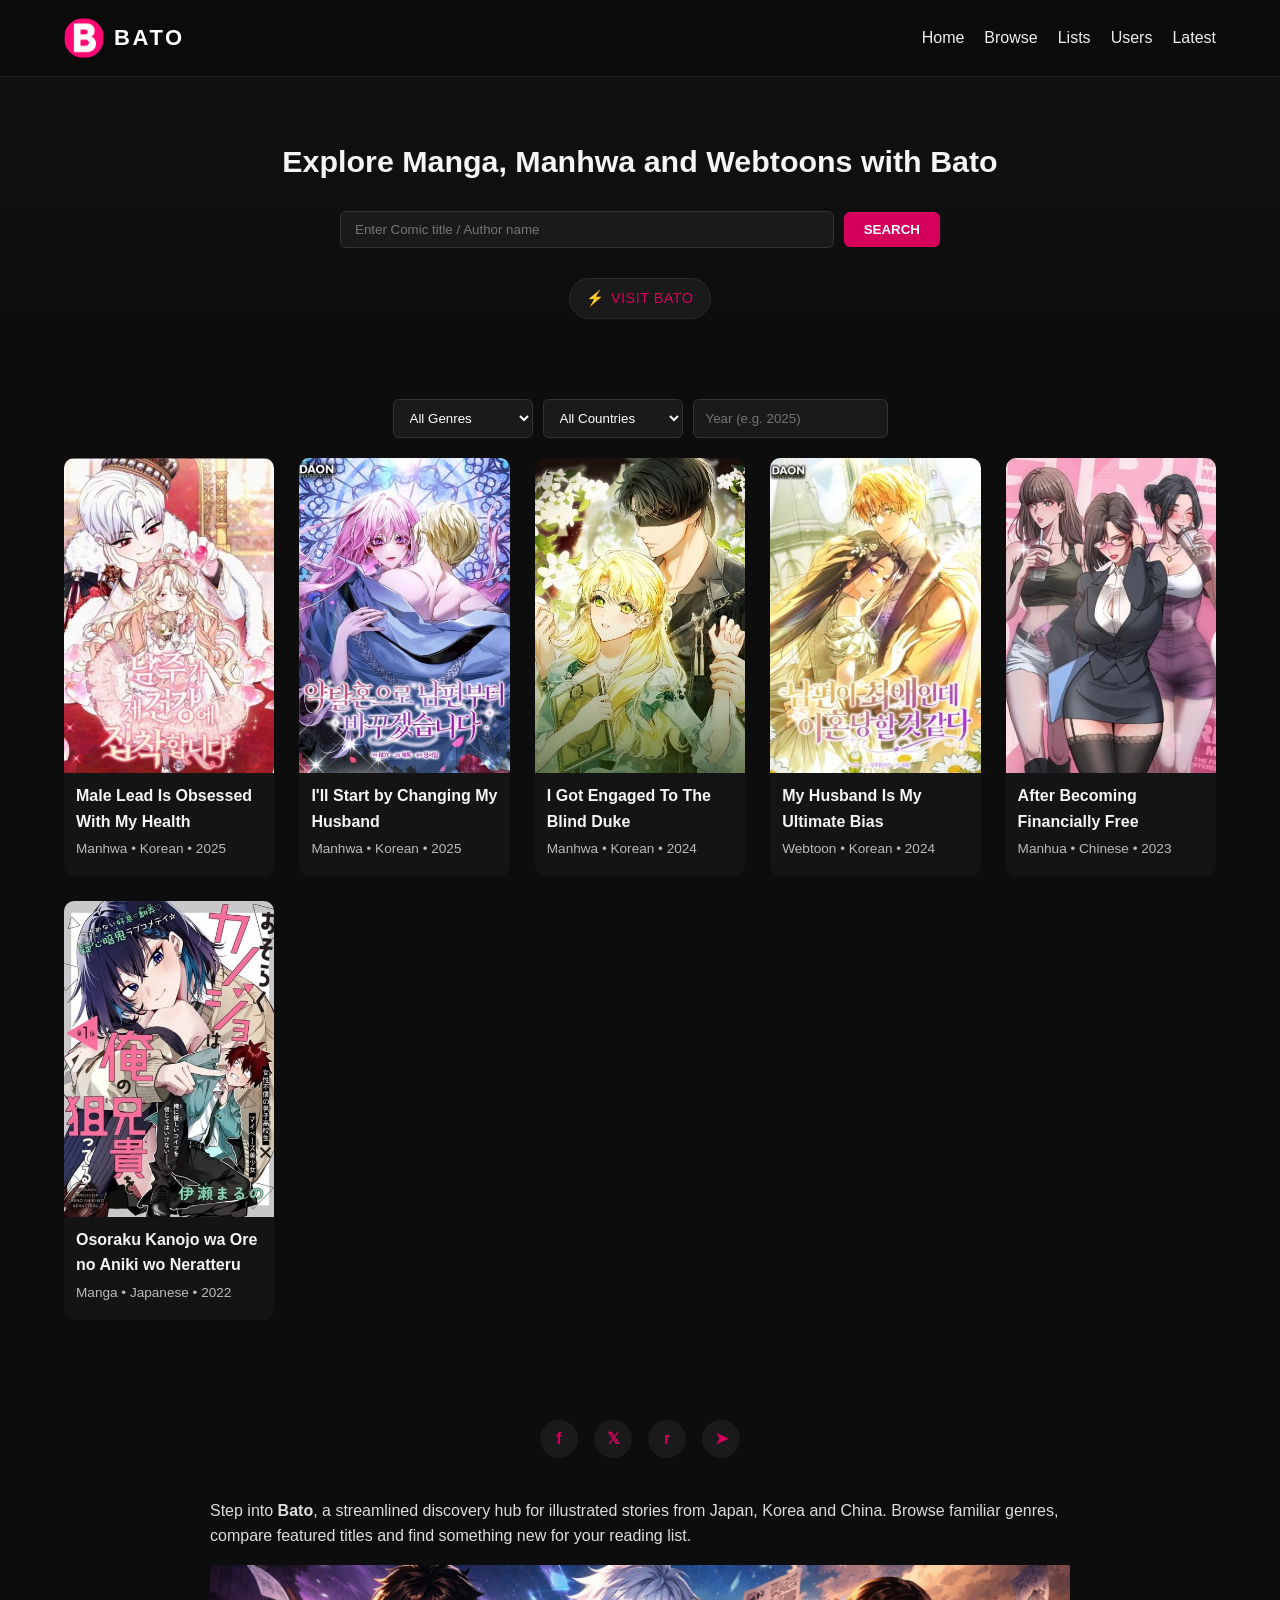
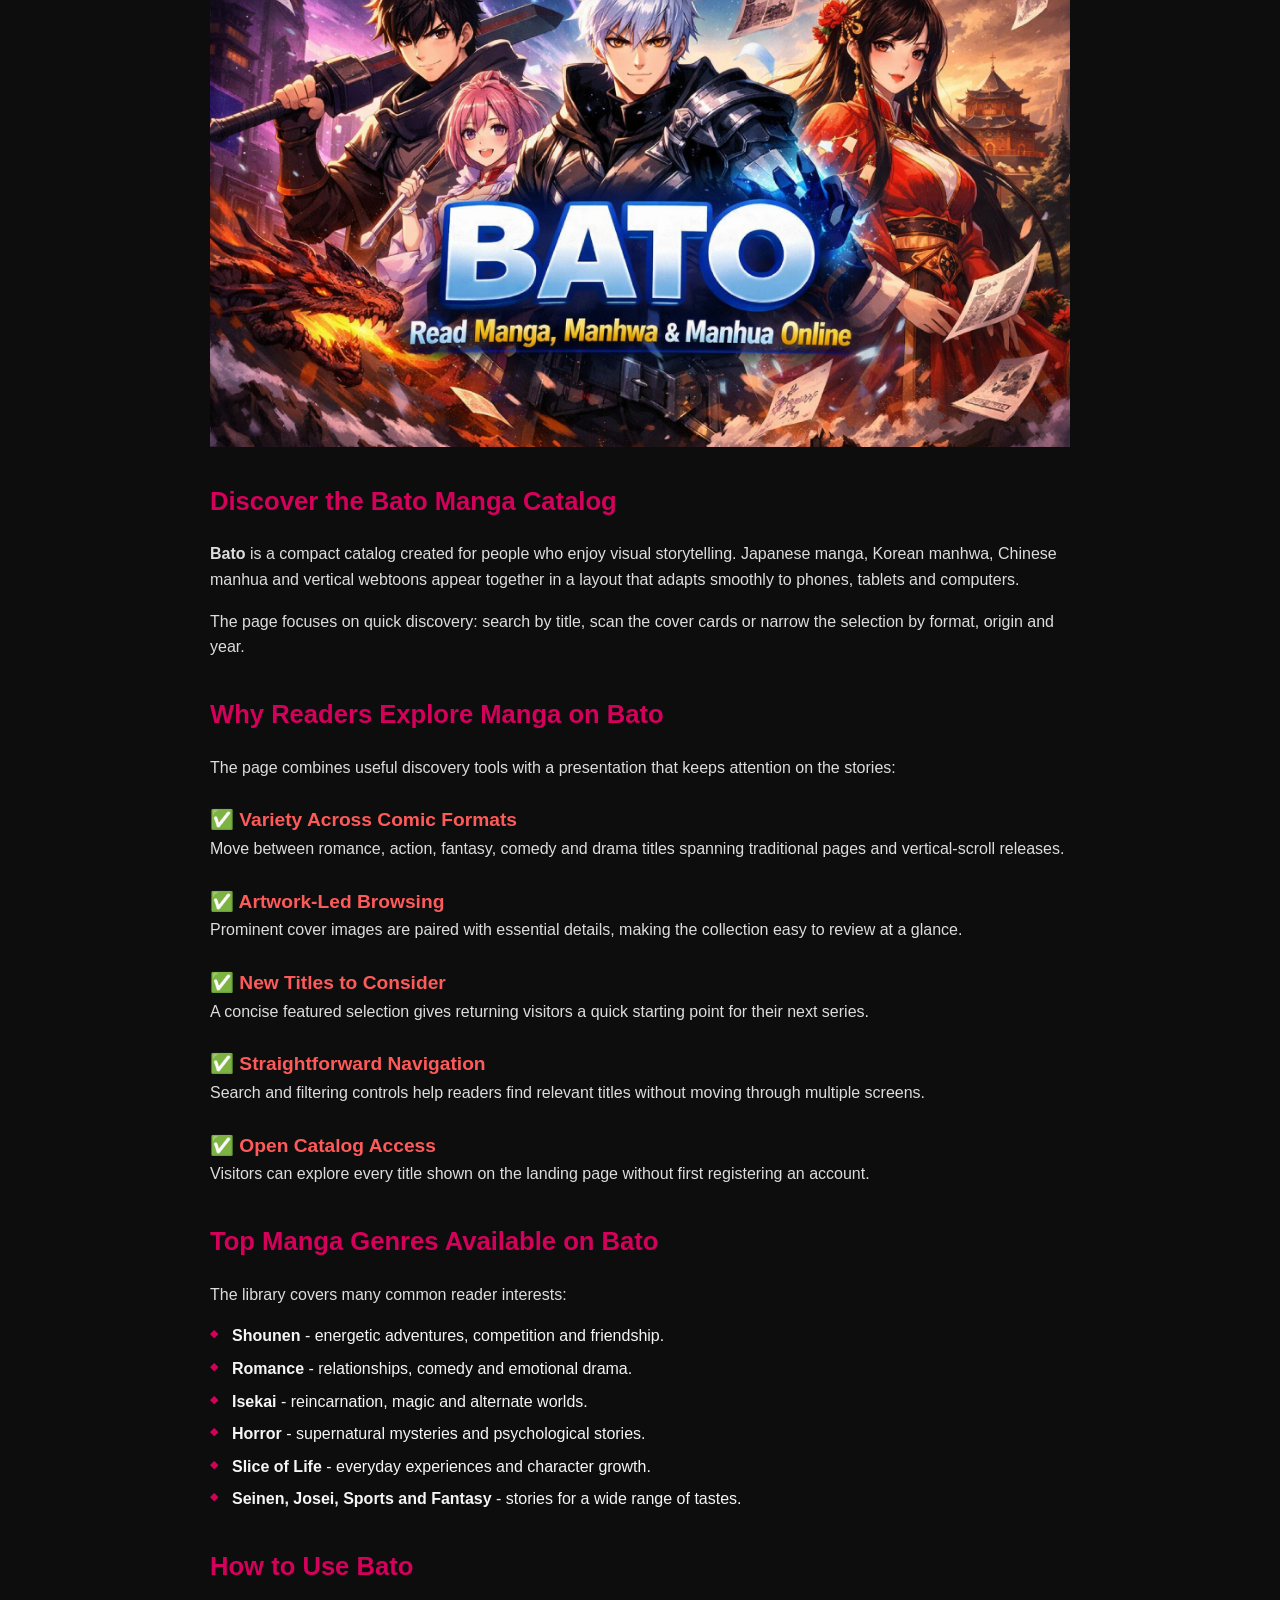
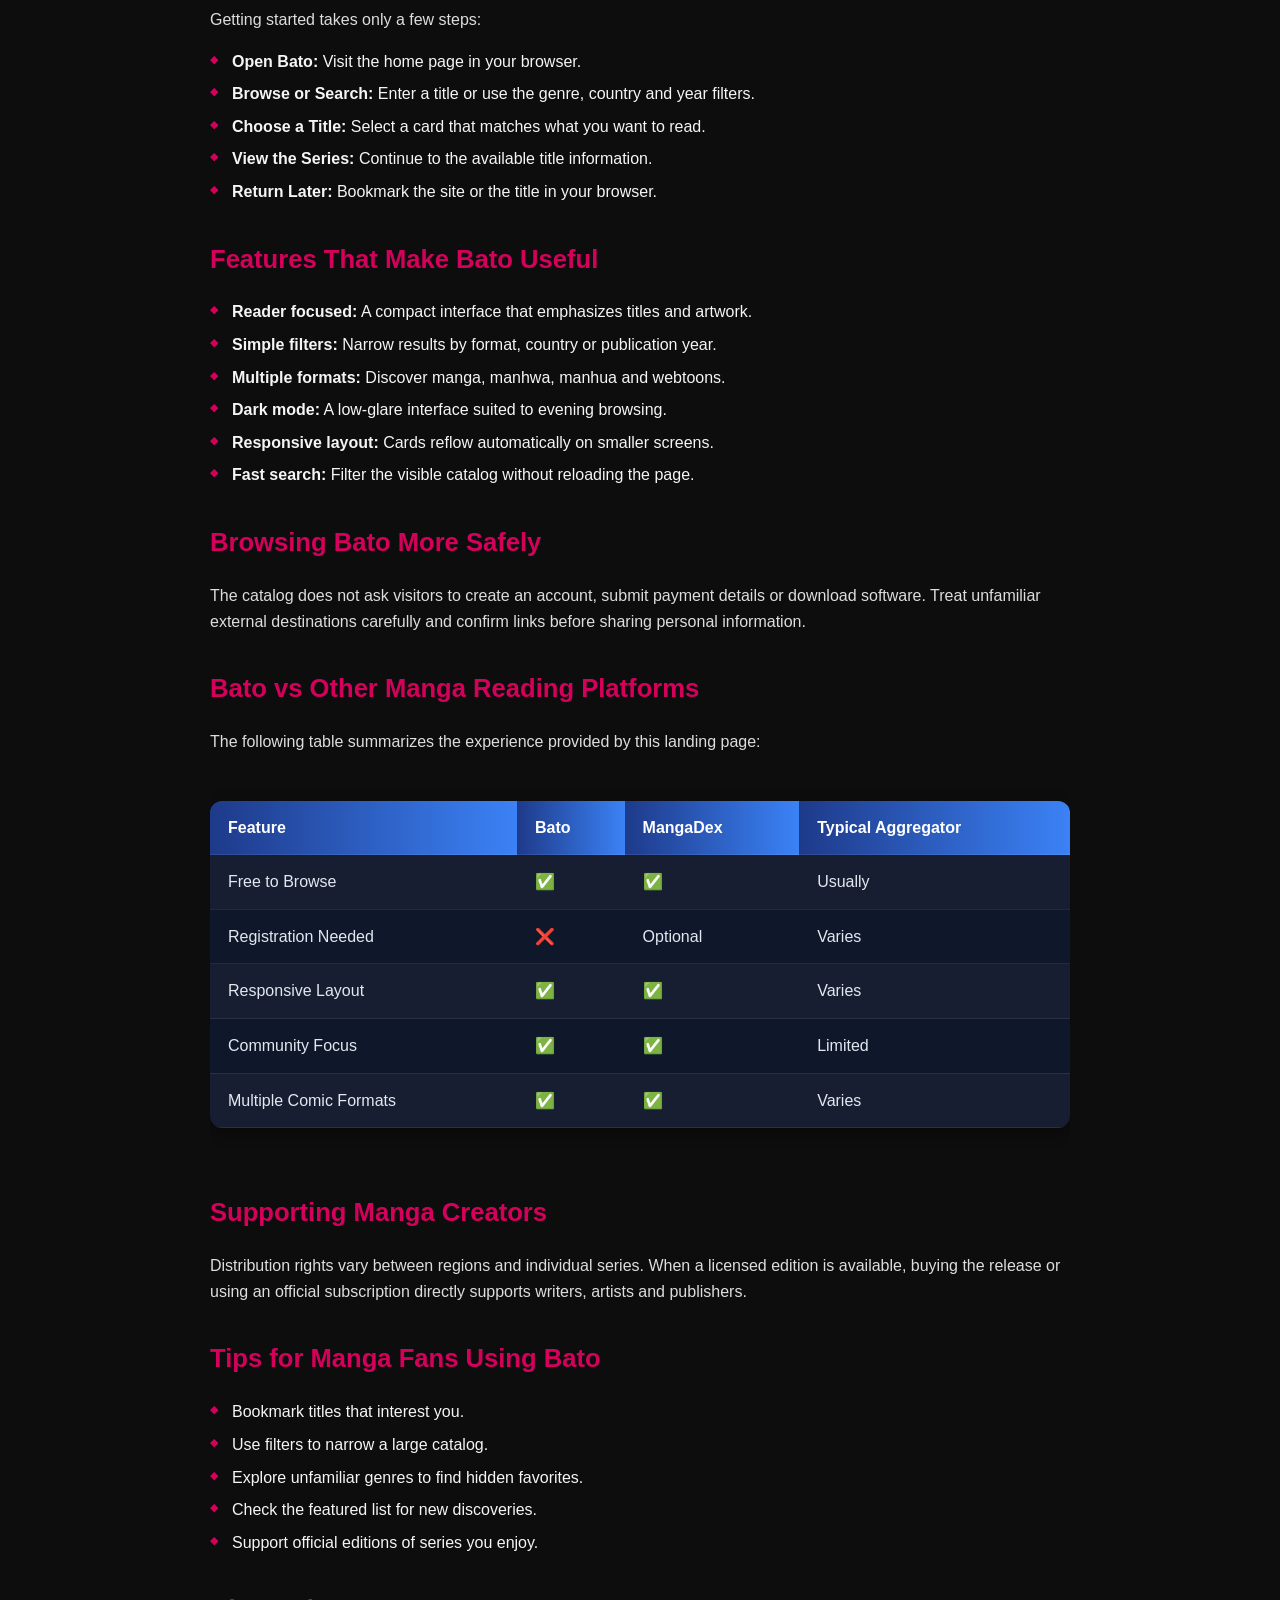
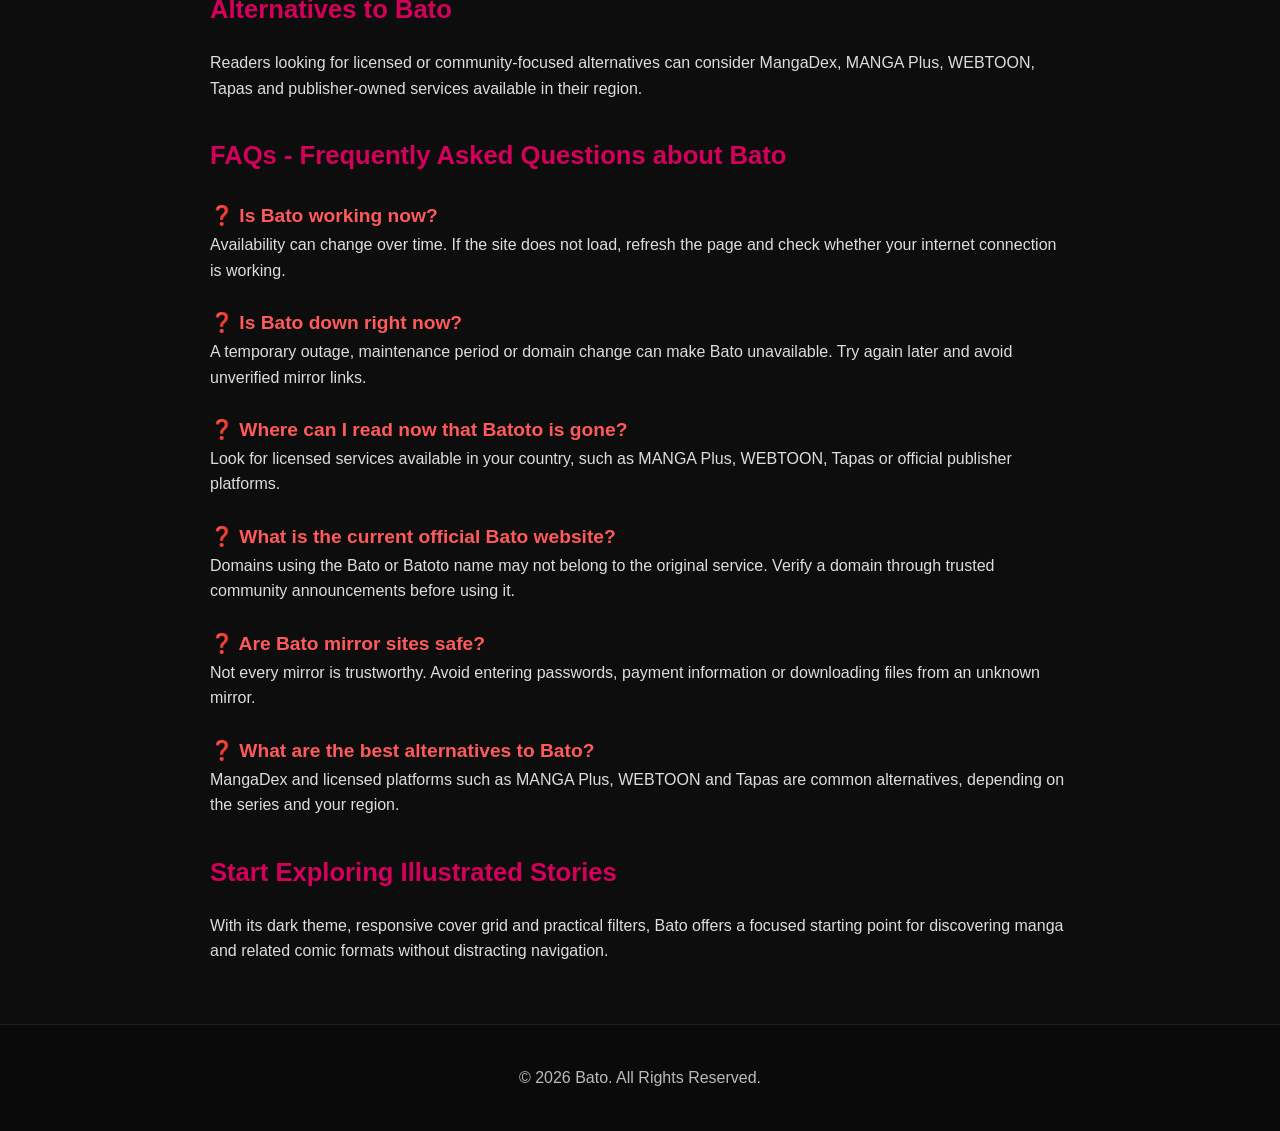
<file: index.html>
<!doctype html>
<html lang="en">
<head>
  <!-- Google Tag Manager -->
  <script>(function(w,d,s,l,i){w[l]=w[l]||[];w[l].push({'gtm.start':
  new Date().getTime(),event:'gtm.js'});var f=d.getElementsByTagName(s)[0],
  j=d.createElement(s),dl=l!='dataLayer'?'&l='+l:'';j.async=true;j.src=
  'https://www.googletagmanager.com/gtm.js?id='+i+dl;f.parentNode.insertBefore(j,f);
  })(window,document,'script','dataLayer','GTM-PS7WPWWZ');</script>
  <!-- End Google Tag Manager -->
  <meta charset="utf-8">
  <meta name="viewport" content="width=device-width,initial-scale=1">
  <title>Bato Manga Reader | Explore Manga, Manhwa and Webtoons</title>
  <meta name="description" content="Explore illustrated stories with Bato, including manga, Korean manhwa, Chinese manhua and scrolling webtoons across popular genres.">
  <meta name="robots" content="index,follow,max-image-preview:large">
  <link rel="canonical" href="https://bato1.co.uk/">
  <meta property="og:type" content="website">
  <meta property="og:site_name" content="Bato">
  <meta property="og:title" content="Bato Manga Reader | Explore Manga, Manhwa and Webtoons">
  <meta property="og:description" content="Explore manga, Korean manhwa, Chinese manhua and webtoons across popular genres on Bato.">
  <meta property="og:url" content="https://bato1.co.uk/">
  <meta property="og:image" content="https://bato1.co.uk/assets/battwo.jpg">
  <meta name="twitter:card" content="summary_large_image">
  <meta name="twitter:title" content="Bato Manga Reader">
  <meta name="twitter:description" content="Discover manga, manhwa, manhua and webtoons with Bato.">
  <meta name="twitter:image" content="https://bato1.co.uk/assets/battwo.jpg">
  <link rel="icon" href="assets/icon.png">
  <link rel="stylesheet" href="landing.css">
  <link rel="stylesheet" href="header-logo.css">
  <script type="application/ld+json">
  {
    "@context":"https://schema.org",
    "@graph":[
      {"@type":"Organization","@id":"https://bato1.co.uk/#organization","name":"Bato","url":"https://bato1.co.uk/","logo":{"@type":"ImageObject","url":"https://bato1.co.uk/assets/icon.png"}},
      {"@type":"WebSite","@id":"https://bato1.co.uk/#website","url":"https://bato1.co.uk/","name":"Bato","publisher":{"@id":"https://bato1.co.uk/#organization"},"potentialAction":{"@type":"SearchAction","target":{"@type":"EntryPoint","urlTemplate":"https://bato1.co.uk/?q={search_term_string}"},"query-input":"required name=search_term_string"}},
      {"@type":["CollectionPage","WebPage"],"@id":"https://bato1.co.uk/#webpage","url":"https://bato1.co.uk/","name":"Bato Manga Reader","isPartOf":{"@id":"https://bato1.co.uk/#website"},"about":{"@id":"https://bato1.co.uk/#organization"},"mainEntity":{"@id":"https://bato1.co.uk/#featured-manga"}},
      {"@type":"ItemList","@id":"https://bato1.co.uk/#featured-manga","name":"Featured manga on Bato","numberOfItems":6,"itemListElement":[{"@type":"ListItem","position":1,"url":"https://bato1.co.uk/manga/male-lead-is-obsessed-with-my-health/"},{"@type":"ListItem","position":2,"url":"https://bato1.co.uk/manga/ill-start-by-changing-my-husband-through-a-plunder-marriage/"},{"@type":"ListItem","position":3,"url":"https://bato1.co.uk/manga/i-got-engaged-to-the-blind-duke/"},{"@type":"ListItem","position":4,"url":"https://bato1.co.uk/manga/my-husband-is-my-ultimate-bias-but-i-think-he-wants-a-divorce/"},{"@type":"ListItem","position":5,"url":"https://bato1.co.uk/manga/after-becoming-financially-free-they-offered-their-loyalty/"},{"@type":"ListItem","position":6,"url":"https://bato1.co.uk/manga/osoraku-kanojo-wa-ore-no-aniki-wo-neratteru/"}]},
      {"@type":"FAQPage","mainEntity":[{"@type":"Question","name":"Is Bato working now?","acceptedAnswer":{"@type":"Answer","text":"Availability can change over time. If the site does not load, refresh the page and check whether your internet connection is working."}},{"@type":"Question","name":"Is Bato down right now?","acceptedAnswer":{"@type":"Answer","text":"A temporary outage, maintenance period or domain change can make Bato unavailable. Try again later and avoid unverified mirror links."}},{"@type":"Question","name":"Where can I read now that Batoto is gone?","acceptedAnswer":{"@type":"Answer","text":"Look for licensed services available in your country, such as MANGA Plus, WEBTOON, Tapas or official publisher platforms."}},{"@type":"Question","name":"What is the current official Bato website?","acceptedAnswer":{"@type":"Answer","text":"Domains using the Bato or Batoto name may not belong to the original service. Verify a domain through trusted community announcements before using it."}},{"@type":"Question","name":"Are Bato mirror sites safe?","acceptedAnswer":{"@type":"Answer","text":"Not every mirror is trustworthy. Avoid entering passwords, payment information or downloading files from an unknown mirror."}},{"@type":"Question","name":"What are the best alternatives to Bato?","acceptedAnswer":{"@type":"Answer","text":"MangaDex and licensed platforms such as MANGA Plus, WEBTOON and Tapas are common alternatives, depending on the series and your region."}}]}
    ]
  }
  </script>
</head>
<body>
  <!-- Google Tag Manager (noscript) -->
  <noscript><iframe src="https://www.googletagmanager.com/ns.html?id=GTM-PS7WPWWZ" height="0" width="0" style="display:none;visibility:hidden"></iframe></noscript>
  <!-- End Google Tag Manager (noscript) -->
  <header class="header">
    <div class="logo"><a href="index.html" aria-label="Bato home"><img src="assets/icon.png" alt=""><span>BATO</span></a></div>
    <button class="nav-toggle" aria-expanded="false" aria-controls="nav">Menu</button>
    <nav id="nav"><a href="index.html">Home</a><a href="#library">Browse</a><a href="#library">Lists</a><a href="#about">Users</a><a href="#library">Latest</a></nav>
  </header>

  <section class="search-wrap">
    <div class="hero">
      <h1>Explore Manga, Manhwa and Webtoons with Bato</h1>
      <div class="searchbox"><input id="q" type="search" placeholder="Enter Comic title / Author name"><button id="search-button">SEARCH</button></div>
      <a class="badge" href="https://xbato.co.uk/home" target="_blank" rel="noopener noreferrer"><span>⚡</span> Visit Bato</a>
    </div>
  </section>

  <main class="container">
    <div class="controls" id="library">
      <select id="genre"><option value="all">All Genres</option><option>Manhwa</option><option>Webtoon</option><option>Manhua</option><option>Manga</option></select>
      <select id="country"><option value="all">All Countries</option><option>Korean</option><option>Chinese</option><option>Japanese</option></select>
      <input id="year" type="search" placeholder="Year (e.g. 2025)">
    </div>

    <section class="grid" id="grid" aria-live="polite"></section>

    <div class="social"><a href="#" aria-label="Facebook">f</a><a href="#" aria-label="Twitter">𝕏</a><a href="#" aria-label="Reddit">r</a><a href="#" aria-label="Telegram">➤</a></div>

    <article class="about" id="about">
      <section><p>Step into <strong>Bato</strong>, a streamlined discovery hub for illustrated stories from Japan, Korea and China. Browse familiar genres, compare featured titles and find something new for your reading list.</p><p><img src="assets/battwo.jpg" alt="Browse illustrated stories with Bato" width="1000" height="560" class="aligncenter"></p></section>

      <section><h2>Discover the Bato Manga Catalog</h2><p><strong>Bato</strong> is a compact catalog created for people who enjoy visual storytelling. Japanese manga, Korean manhwa, Chinese manhua and vertical webtoons appear together in a layout that adapts smoothly to phones, tablets and computers.</p><p>The page focuses on quick discovery: search by title, scan the cover cards or narrow the selection by format, origin and year.</p></section>

      <section><h2>Why Readers Explore Manga on Bato</h2><p>The page combines useful discovery tools with a presentation that keeps attention on the stories:</p><h3>✅ Variety Across Comic Formats</h3><p>Move between romance, action, fantasy, comedy and drama titles spanning traditional pages and vertical-scroll releases.</p><h3>✅ Artwork-Led Browsing</h3><p>Prominent cover images are paired with essential details, making the collection easy to review at a glance.</p><h3>✅ New Titles to Consider</h3><p>A concise featured selection gives returning visitors a quick starting point for their next series.</p><h3>✅ Straightforward Navigation</h3><p>Search and filtering controls help readers find relevant titles without moving through multiple screens.</p><h3>✅ Open Catalog Access</h3><p>Visitors can explore every title shown on the landing page without first registering an account.</p></section>

      <section><h2>Top Manga Genres Available on Bato</h2><p>The library covers many common reader interests:</p><ul><li><strong>Shounen</strong> - energetic adventures, competition and friendship.</li><li><strong>Romance</strong> - relationships, comedy and emotional drama.</li><li><strong>Isekai</strong> - reincarnation, magic and alternate worlds.</li><li><strong>Horror</strong> - supernatural mysteries and psychological stories.</li><li><strong>Slice of Life</strong> - everyday experiences and character growth.</li><li><strong>Seinen, Josei, Sports and Fantasy</strong> - stories for a wide range of tastes.</li></ul></section>

      <section><h2>How to Use Bato</h2><p>Getting started takes only a few steps:</p><ol><li><strong>Open Bato:</strong> Visit the home page in your browser.</li><li><strong>Browse or Search:</strong> Enter a title or use the genre, country and year filters.</li><li><strong>Choose a Title:</strong> Select a card that matches what you want to read.</li><li><strong>View the Series:</strong> Continue to the available title information.</li><li><strong>Return Later:</strong> Bookmark the site or the title in your browser.</li></ol></section>

      <section><h2>Features That Make Bato Useful</h2><ul><li><strong>Reader focused:</strong> A compact interface that emphasizes titles and artwork.</li><li><strong>Simple filters:</strong> Narrow results by format, country or publication year.</li><li><strong>Multiple formats:</strong> Discover manga, manhwa, manhua and webtoons.</li><li><strong>Dark mode:</strong> A low-glare interface suited to evening browsing.</li><li><strong>Responsive layout:</strong> Cards reflow automatically on smaller screens.</li><li><strong>Fast search:</strong> Filter the visible catalog without reloading the page.</li></ul></section>

      <section><h2>Browsing Bato More Safely</h2><p>The catalog does not ask visitors to create an account, submit payment details or download software. Treat unfamiliar external destinations carefully and confirm links before sharing personal information.</p></section>

      <section><h2>Bato vs Other Manga Reading Platforms</h2><p>The following table summarizes the experience provided by this landing page:</p><div class="table-wrap"><table><tr><th>Feature</th><th>Bato</th><th>MangaDex</th><th>Typical Aggregator</th></tr><tr><td>Free to Browse</td><td>✅</td><td>✅</td><td>Usually</td></tr><tr><td>Registration Needed</td><td>❌</td><td>Optional</td><td>Varies</td></tr><tr><td>Responsive Layout</td><td>✅</td><td>✅</td><td>Varies</td></tr><tr><td>Community Focus</td><td>✅</td><td>✅</td><td>Limited</td></tr><tr><td>Multiple Comic Formats</td><td>✅</td><td>✅</td><td>Varies</td></tr></table></div></section>

      <section><h2>Supporting Manga Creators</h2><p>Distribution rights vary between regions and individual series. When a licensed edition is available, buying the release or using an official subscription directly supports writers, artists and publishers.</p></section>

      <section><h2>Tips for Manga Fans Using Bato</h2><ul><li>Bookmark titles that interest you.</li><li>Use filters to narrow a large catalog.</li><li>Explore unfamiliar genres to find hidden favorites.</li><li>Check the featured list for new discoveries.</li><li>Support official editions of series you enjoy.</li></ul></section>

      <section><h2>Alternatives to Bato</h2><p>Readers looking for licensed or community-focused alternatives can consider MangaDex, MANGA Plus, WEBTOON, Tapas and publisher-owned services available in their region.</p></section>

      <section><h2>FAQs - Frequently Asked Questions about Bato</h2><h3>❓ Is Bato working now?</h3><p>Availability can change over time. If the site does not load, refresh the page and check whether your internet connection is working.</p><h3>❓ Is Bato down right now?</h3><p>A temporary outage, maintenance period or domain change can make Bato unavailable. Try again later and avoid unverified mirror links.</p><h3>❓ Where can I read now that Batoto is gone?</h3><p>Look for licensed services available in your country, such as MANGA Plus, WEBTOON, Tapas or official publisher platforms.</p><h3>❓ What is the current official Bato website?</h3><p>Domains using the Bato or Batoto name may not belong to the original service. Verify a domain through trusted community announcements before using it.</p><h3>❓ Are Bato mirror sites safe?</h3><p>Not every mirror is trustworthy. Avoid entering passwords, payment information or downloading files from an unknown mirror.</p><h3>❓ What are the best alternatives to Bato?</h3><p>MangaDex and licensed platforms such as MANGA Plus, WEBTOON and Tapas are common alternatives, depending on the series and your region.</p></section>

      <section><h2>Start Exploring Illustrated Stories</h2><p>With its dark theme, responsive cover grid and practical filters, Bato offers a focused starting point for discovering manga and related comic formats without distracting navigation.</p></section>
    </article>
  </main>

  <footer class="footer"><div class="cols"><div class="copyright"><p>© 2026 Bato. All Rights Reserved.</p></div></div></footer>

  <script>
    const items=[
      {title:"Male Lead Is Obsessed With My Health",genre:"Manhwa",country:"Korean",year:2025,img:"assets/popular1.jpg",link:"manga/male-lead-is-obsessed-with-my-health/index.html"},
      {title:"I'll Start by Changing My Husband",genre:"Manhwa",country:"Korean",year:2025,img:"assets/popular2.jpg",link:"manga/ill-start-by-changing-my-husband-through-a-plunder-marriage/index.html"},
      {title:"I Got Engaged To The Blind Duke",genre:"Manhwa",country:"Korean",year:2024,img:"assets/popular3.jpg",link:"manga/i-got-engaged-to-the-blind-duke/index.html"},
      {title:"My Husband Is My Ultimate Bias",genre:"Webtoon",country:"Korean",year:2024,img:"assets/popular4.jpg",link:"manga/my-husband-is-my-ultimate-bias-but-i-think-he-wants-a-divorce/index.html"},
      {title:"After Becoming Financially Free",genre:"Manhua",country:"Chinese",year:2023,img:"assets/popular5.jpg",link:"manga/after-becoming-financially-free-they-offered-their-loyalty/index.html"},
      {title:"Osoraku Kanojo wa Ore no Aniki wo Neratteru",genre:"Manga",country:"Japanese",year:2022,img:"assets/popular6.jpg",link:"manga/osoraku-kanojo-wa-ore-no-aniki-wo-neratteru/index.html"}
    ];
    const grid=document.getElementById('grid'),q=document.getElementById('q'),genre=document.getElementById('genre'),country=document.getElementById('country'),year=document.getElementById('year');q.value=new URLSearchParams(location.search).get('q')||'';
    function render(){const term=q.value.trim().toLowerCase(),g=genre.value,c=country.value,y=year.value.trim();const found=items.filter(i=>(!term||i.title.toLowerCase().includes(term))&&(g==='all'||i.genre===g)&&(c==='all'||i.country===c)&&(!y||String(i.year).includes(y)));grid.innerHTML=found.length?found.map(i=>`<div class="card"><a href="https://xbato.co.uk/home" target="_blank" rel="noopener noreferrer" aria-label="Visit Bato to read ${i.title}"><img src="${i.img}" alt="${i.title}"></a><a href="${i.link}"><div class="meta"><h4>${i.title}</h4><p>${i.genre} • ${i.country} • ${i.year}</p></div></a></div>`).join(''):'<p class="empty">No titles match your filters.</p>';}
    document.getElementById('search-button').addEventListener('click',render);q.addEventListener('keydown',e=>{if(e.key==='Enter')render()});genre.addEventListener('change',render);country.addEventListener('change',render);year.addEventListener('input',render);document.querySelector('.nav-toggle').addEventListener('click',e=>{const open=e.currentTarget.getAttribute('aria-expanded')==='true';e.currentTarget.setAttribute('aria-expanded',String(!open));document.getElementById('nav').classList.toggle('open',!open)});render();
  </script>
</body>
</html>
</file>
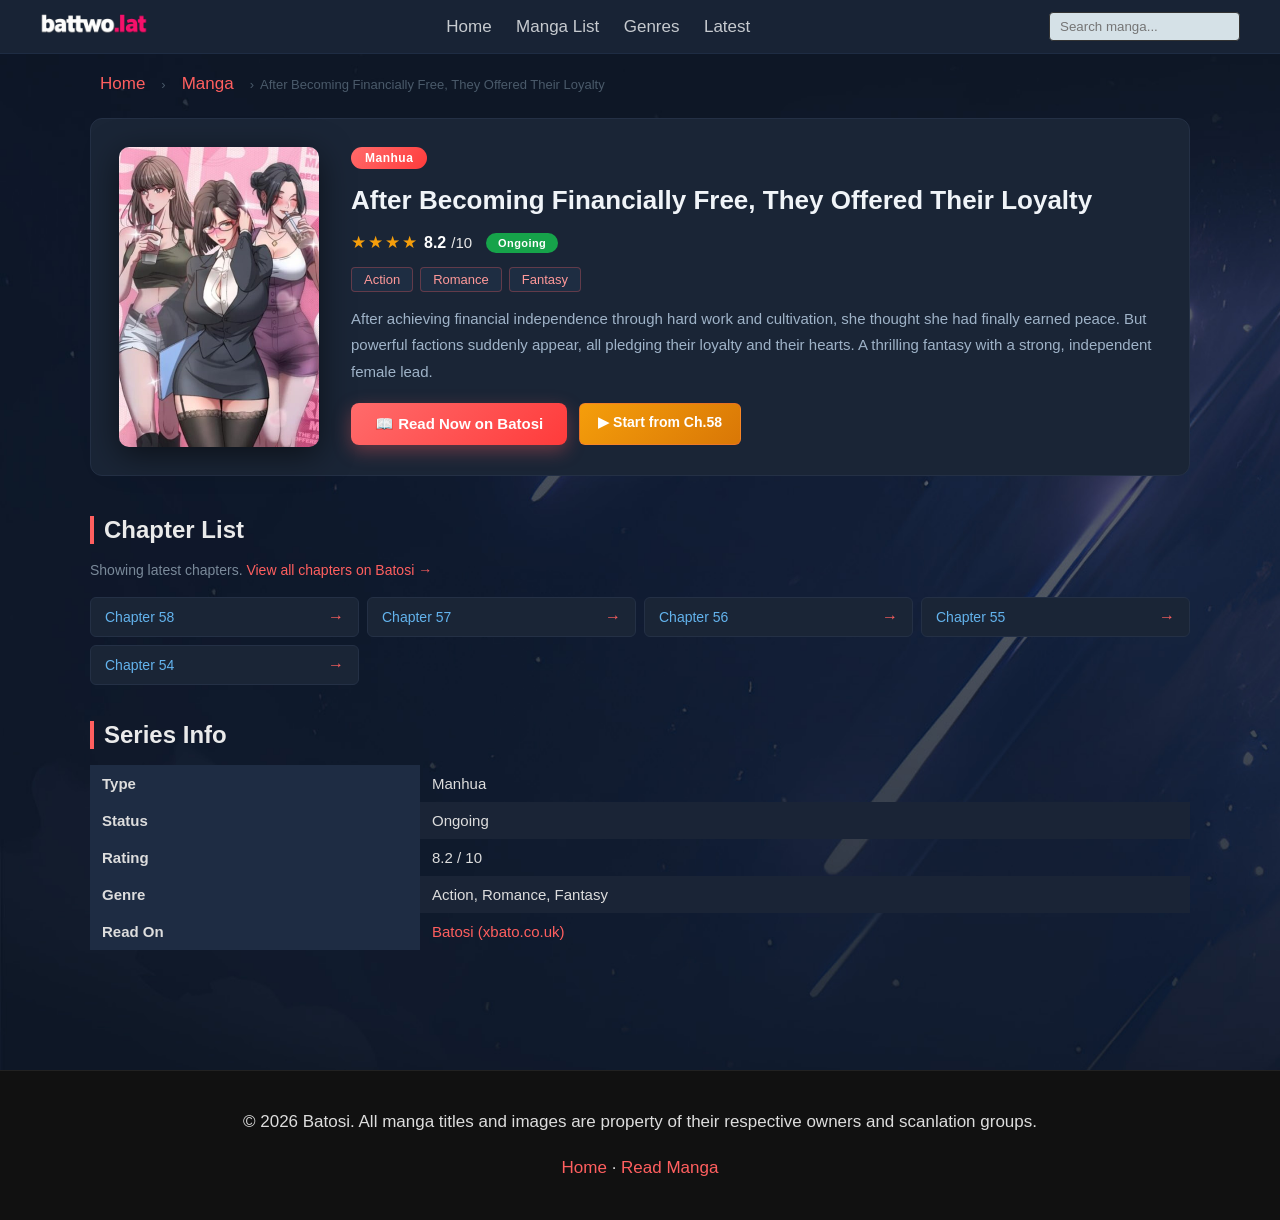
<file: manga/after-becoming-financially-free-they-offered-their-loyalty/index.html>
<!DOCTYPE html>
<html lang="en">
<head>
  <!-- Google Tag Manager -->
  <script>(function(w,d,s,l,i){w[l]=w[l]||[];w[l].push({"gtm.start":
  new Date().getTime(),event:"gtm.js"});var f=d.getElementsByTagName(s)[0],
  j=d.createElement(s),dl=l!="dataLayer"?"&l="+l:"";j.async=true;j.src=
  "https://www.googletagmanager.com/gtm.js?id="+i+dl;f.parentNode.insertBefore(j,f);
  })(window,document,"script","dataLayer","GTM-PS7WPWWZ");</script>
  <!-- End Google Tag Manager -->
  <meta charset="UTF-8">
  <meta name="viewport" content="width=device-width, initial-scale=1.0">
  <title>After Becoming Financially Free, They Offered Their Loyalty - Read Manhua Online Free | Batosi</title>
  <meta name="description" content="Read After Becoming Financially Free, They Offered Their Loyalty online free on Batosi. After achieving financial independence through hard work and cultivation, she thought she had finally earned peace. But powerful f...">
  <meta name="keywords" content="After Becoming Financially Free, They Offered Their Loyalty, Manhua read online, batosi, xbato, bato.to, free manga">
  <meta name="robots" content="index, follow">
  <link rel="canonical" href="https://bato1.co.uk/manga/after-becoming-financially-free-they-offered-their-loyalty/">
  <link rel="icon" href="../../assets/icon.png">
  <meta property="og:type" content="article">
  <meta property="og:site_name" content="Batosi">
  <meta property="og:title" content="After Becoming Financially Free, They Offered Their Loyalty - Read Free on Batosi">
  <meta property="og:description" content="After achieving financial independence through hard work and cultivation, she thought she had finally earned peace. But powerful factions suddenly appear, all p">
  <meta property="og:image" content="https://bato1.co.uk/assets/popular5.jpg">
  <meta property="og:url" content="https://bato1.co.uk/manga/after-becoming-financially-free-they-offered-their-loyalty/">
  <meta name="twitter:card" content="summary_large_image">
  <meta name="twitter:title" content="After Becoming Financially Free, They Offered Their Loyalty - Read Free on Batosi">
  <meta name="twitter:image" content="https://bato1.co.uk/assets/popular5.jpg">
  <link href="https://fonts.googleapis.com/css2?family=Inter:wght@300;400;600;700&amp;display=swap" rel="stylesheet">
  <link rel="stylesheet" href="../../style.css">
  <link rel="stylesheet" href="../../manga-page.css">
</head>
<body>
  <noscript><iframe src="https://www.googletagmanager.com/ns.html?id=GTM-PS7WPWWZ" height="0" width="0" style="display:none;visibility:hidden"></iframe></noscript>
<header>
<div class="header">
  <div class="logo"><a href="../../"><img src="../../assets/logo.png" alt="Batosi"></a></div>
  <nav>
    <a href="../../">Home</a>
    <a href="https://xbato.co.uk/" target="_blank">Manga List</a>
    <a href="https://xbato.co.uk/" target="_blank">Genres</a>
    <a href="https://xbato.co.uk/" target="_blank">Latest</a>
  </nav>
  <div class="search"><form action="https://xbato.co.uk/" target="_blank" method="GET" autocomplete="off"><input type="text" placeholder="Search manga..." name="keyword"></form></div>
</div>
</header>
<div class="manga-page-wrap">
  <nav class="breadcrumb"><a href="../../">Home</a> <span>&#8250;</span> <a href="https://xbato.co.uk/" target="_blank">Manga</a> <span>&#8250;</span> <span>After Becoming Financially Free, They Offered Their Loyalty</span></nav>
  <div class="manga-hero">
    <div class="manga-hero-cover">
      <img src="../../assets/popular5.jpg" alt="After Becoming Financially Free, They Offered Their Loyalty cover" class="cover-img">
    </div>
    <div class="manga-hero-info">
      <span class="type-badge">Manhua</span>
      <h1 class="manga-title">After Becoming Financially Free, They Offered Their Loyalty</h1>
      <div class="manga-meta-row">
        <span class="manga-rating"><span class="stars">★★★★</span> <strong>8.2</strong>/10</span>
        <span class="status-badge status-ongoing">Ongoing</span>
      </div>
      <div class="manga-genres">
          <span class="genre-tag">Action</span>
          <span class="genre-tag">Romance</span>
          <span class="genre-tag">Fantasy</span>
      </div>
      <p class="manga-synopsis">After achieving financial independence through hard work and cultivation, she thought she had finally earned peace. But powerful factions suddenly appear, all pledging their loyalty and their hearts. A thrilling fantasy with a strong, independent female lead.</p>
      <div class="manga-cta">
        <a href="https://xbato.co.uk/manga/after-becoming-financially-free-they-offered-their-loyalty" target="_blank" class="btn-primary btn-read">&#128214; Read Now on Batosi</a>
        <a href="https://xbato.co.uk/manga/after-becoming-financially-free-they-offered-their-loyalty/58" target="_blank" class="btn-secondary">&#9654; Start from Ch.58</a>
      </div>
    </div>
  </div>
  <section class="chapters-section">
    <h2 class="section-title">Chapter List</h2>
    <p class="chapters-note">Showing latest chapters. <a href="https://xbato.co.uk/manga/after-becoming-financially-free-they-offered-their-loyalty" target="_blank">View all chapters on Batosi &#8594;</a></p>
    <ul class="chapter-list-page">
      <li><a href="https://xbato.co.uk/manga/after-becoming-financially-free-they-offered-their-loyalty/58" target="_blank" class="chapter-link">Chapter 58 <span class="ch-arrow">&#8594;</span></a></li>
      <li><a href="https://xbato.co.uk/manga/after-becoming-financially-free-they-offered-their-loyalty/57" target="_blank" class="chapter-link">Chapter 57 <span class="ch-arrow">&#8594;</span></a></li>
      <li><a href="https://xbato.co.uk/manga/after-becoming-financially-free-they-offered-their-loyalty/56" target="_blank" class="chapter-link">Chapter 56 <span class="ch-arrow">&#8594;</span></a></li>
      <li><a href="https://xbato.co.uk/manga/after-becoming-financially-free-they-offered-their-loyalty/55" target="_blank" class="chapter-link">Chapter 55 <span class="ch-arrow">&#8594;</span></a></li>
      <li><a href="https://xbato.co.uk/manga/after-becoming-financially-free-they-offered-their-loyalty/54" target="_blank" class="chapter-link">Chapter 54 <span class="ch-arrow">&#8594;</span></a></li>
    </ul>
  </section>
  <section class="info-section">
    <h2 class="section-title">Series Info</h2>
    <table><tbody>
      <tr><th>Type</th><td>Manhua</td></tr>
      <tr><th>Status</th><td>Ongoing</td></tr>
      <tr><th>Rating</th><td>8.2 / 10</td></tr>
      <tr><th>Genre</th><td>Action, Romance, Fantasy</td></tr>
      <tr><th>Read On</th><td><a href="https://xbato.co.uk/manga/after-becoming-financially-free-they-offered-their-loyalty" target="_blank">Batosi (xbato.co.uk)</a></td></tr>
    </tbody></table>
  </section>
</div>
<footer>
  <p>&copy; 2026 Batosi. All manga titles and images are property of their respective owners and scanlation groups.</p>
  <p><a href="../../">Home</a> &middot; <a href="https://xbato.co.uk/" target="_blank">Read Manga</a></p>
</footer>
</body>
</html>
</file>
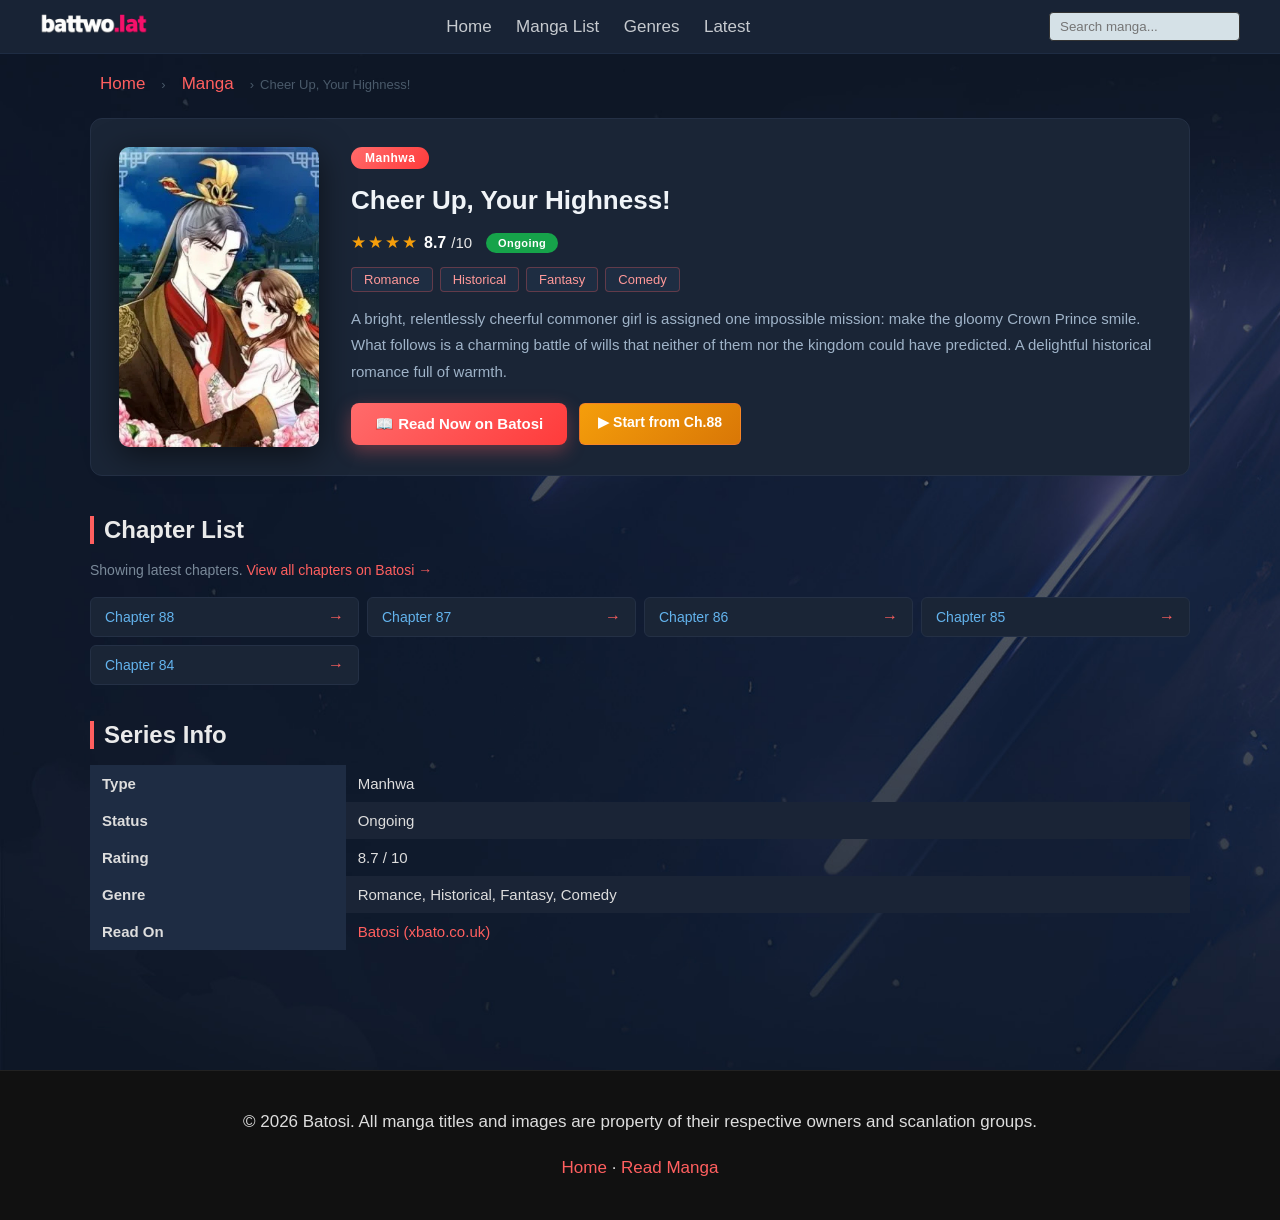
<file: manga/cheer-up-your-highness/index.html>
<!DOCTYPE html>
<html lang="en">
<head>
  <!-- Google Tag Manager -->
  <script>(function(w,d,s,l,i){w[l]=w[l]||[];w[l].push({"gtm.start":
  new Date().getTime(),event:"gtm.js"});var f=d.getElementsByTagName(s)[0],
  j=d.createElement(s),dl=l!="dataLayer"?"&l="+l:"";j.async=true;j.src=
  "https://www.googletagmanager.com/gtm.js?id="+i+dl;f.parentNode.insertBefore(j,f);
  })(window,document,"script","dataLayer","GTM-PS7WPWWZ");</script>
  <!-- End Google Tag Manager -->
  <meta charset="UTF-8">
  <meta name="viewport" content="width=device-width, initial-scale=1.0">
  <title>Cheer Up, Your Highness! - Read Manhwa Online Free | Batosi</title>
  <meta name="description" content="Read Cheer Up, Your Highness! online free on Batosi. A bright, relentlessly cheerful commoner girl is assigned one impossible mission: make the gloomy Crown Prince smile. What follows...">
  <meta name="keywords" content="Cheer Up, Your Highness!, Manhwa read online, batosi, xbato, bato.to, free manga">
  <meta name="robots" content="index, follow">
  <link rel="canonical" href="https://bato1.co.uk/manga/cheer-up-your-highness/">
  <link rel="icon" href="../../assets/icon.png">
  <meta property="og:type" content="article">
  <meta property="og:site_name" content="Batosi">
  <meta property="og:title" content="Cheer Up, Your Highness! - Read Free on Batosi">
  <meta property="og:description" content="A bright, relentlessly cheerful commoner girl is assigned one impossible mission: make the gloomy Crown Prince smile. What follows is a charming battle of wills">
  <meta property="og:image" content="https://bato1.co.uk/assets/viewed6.jpg">
  <meta property="og:url" content="https://bato1.co.uk/manga/cheer-up-your-highness/">
  <meta name="twitter:card" content="summary_large_image">
  <meta name="twitter:title" content="Cheer Up, Your Highness! - Read Free on Batosi">
  <meta name="twitter:image" content="https://bato1.co.uk/assets/viewed6.jpg">
  <link href="https://fonts.googleapis.com/css2?family=Inter:wght@300;400;600;700&amp;display=swap" rel="stylesheet">
  <link rel="stylesheet" href="../../style.css">
  <link rel="stylesheet" href="../../manga-page.css">
</head>
<body>
  <noscript><iframe src="https://www.googletagmanager.com/ns.html?id=GTM-PS7WPWWZ" height="0" width="0" style="display:none;visibility:hidden"></iframe></noscript>
<header>
<div class="header">
  <div class="logo"><a href="../../"><img src="../../assets/logo.png" alt="Batosi"></a></div>
  <nav>
    <a href="../../">Home</a>
    <a href="https://xbato.co.uk/" target="_blank">Manga List</a>
    <a href="https://xbato.co.uk/" target="_blank">Genres</a>
    <a href="https://xbato.co.uk/" target="_blank">Latest</a>
  </nav>
  <div class="search"><form action="https://xbato.co.uk/" target="_blank" method="GET" autocomplete="off"><input type="text" placeholder="Search manga..." name="keyword"></form></div>
</div>
</header>
<div class="manga-page-wrap">
  <nav class="breadcrumb"><a href="../../">Home</a> <span>&#8250;</span> <a href="https://xbato.co.uk/" target="_blank">Manga</a> <span>&#8250;</span> <span>Cheer Up, Your Highness!</span></nav>
  <div class="manga-hero">
    <div class="manga-hero-cover">
      <img src="../../assets/viewed6.jpg" alt="Cheer Up, Your Highness! cover" class="cover-img">
    </div>
    <div class="manga-hero-info">
      <span class="type-badge">Manhwa</span>
      <h1 class="manga-title">Cheer Up, Your Highness!</h1>
      <div class="manga-meta-row">
        <span class="manga-rating"><span class="stars">★★★★</span> <strong>8.7</strong>/10</span>
        <span class="status-badge status-ongoing">Ongoing</span>
      </div>
      <div class="manga-genres">
          <span class="genre-tag">Romance</span>
          <span class="genre-tag">Historical</span>
          <span class="genre-tag">Fantasy</span>
          <span class="genre-tag">Comedy</span>
      </div>
      <p class="manga-synopsis">A bright, relentlessly cheerful commoner girl is assigned one impossible mission: make the gloomy Crown Prince smile. What follows is a charming battle of wills that neither of them nor the kingdom could have predicted. A delightful historical romance full of warmth.</p>
      <div class="manga-cta">
        <a href="https://xbato.co.uk/manga/cheer-up-your-highness" target="_blank" class="btn-primary btn-read">&#128214; Read Now on Batosi</a>
        <a href="https://xbato.co.uk/manga/cheer-up-your-highness/88" target="_blank" class="btn-secondary">&#9654; Start from Ch.88</a>
      </div>
    </div>
  </div>
  <section class="chapters-section">
    <h2 class="section-title">Chapter List</h2>
    <p class="chapters-note">Showing latest chapters. <a href="https://xbato.co.uk/manga/cheer-up-your-highness" target="_blank">View all chapters on Batosi &#8594;</a></p>
    <ul class="chapter-list-page">
      <li><a href="https://xbato.co.uk/manga/cheer-up-your-highness/88" target="_blank" class="chapter-link">Chapter 88 <span class="ch-arrow">&#8594;</span></a></li>
      <li><a href="https://xbato.co.uk/manga/cheer-up-your-highness/87" target="_blank" class="chapter-link">Chapter 87 <span class="ch-arrow">&#8594;</span></a></li>
      <li><a href="https://xbato.co.uk/manga/cheer-up-your-highness/86" target="_blank" class="chapter-link">Chapter 86 <span class="ch-arrow">&#8594;</span></a></li>
      <li><a href="https://xbato.co.uk/manga/cheer-up-your-highness/85" target="_blank" class="chapter-link">Chapter 85 <span class="ch-arrow">&#8594;</span></a></li>
      <li><a href="https://xbato.co.uk/manga/cheer-up-your-highness/84" target="_blank" class="chapter-link">Chapter 84 <span class="ch-arrow">&#8594;</span></a></li>
    </ul>
  </section>
  <section class="info-section">
    <h2 class="section-title">Series Info</h2>
    <table><tbody>
      <tr><th>Type</th><td>Manhwa</td></tr>
      <tr><th>Status</th><td>Ongoing</td></tr>
      <tr><th>Rating</th><td>8.7 / 10</td></tr>
      <tr><th>Genre</th><td>Romance, Historical, Fantasy, Comedy</td></tr>
      <tr><th>Read On</th><td><a href="https://xbato.co.uk/manga/cheer-up-your-highness" target="_blank">Batosi (xbato.co.uk)</a></td></tr>
    </tbody></table>
  </section>
</div>
<footer>
  <p>&copy; 2026 Batosi. All manga titles and images are property of their respective owners and scanlation groups.</p>
  <p><a href="../../">Home</a> &middot; <a href="https://xbato.co.uk/" target="_blank">Read Manga</a></p>
</footer>
</body>
</html>
</file>
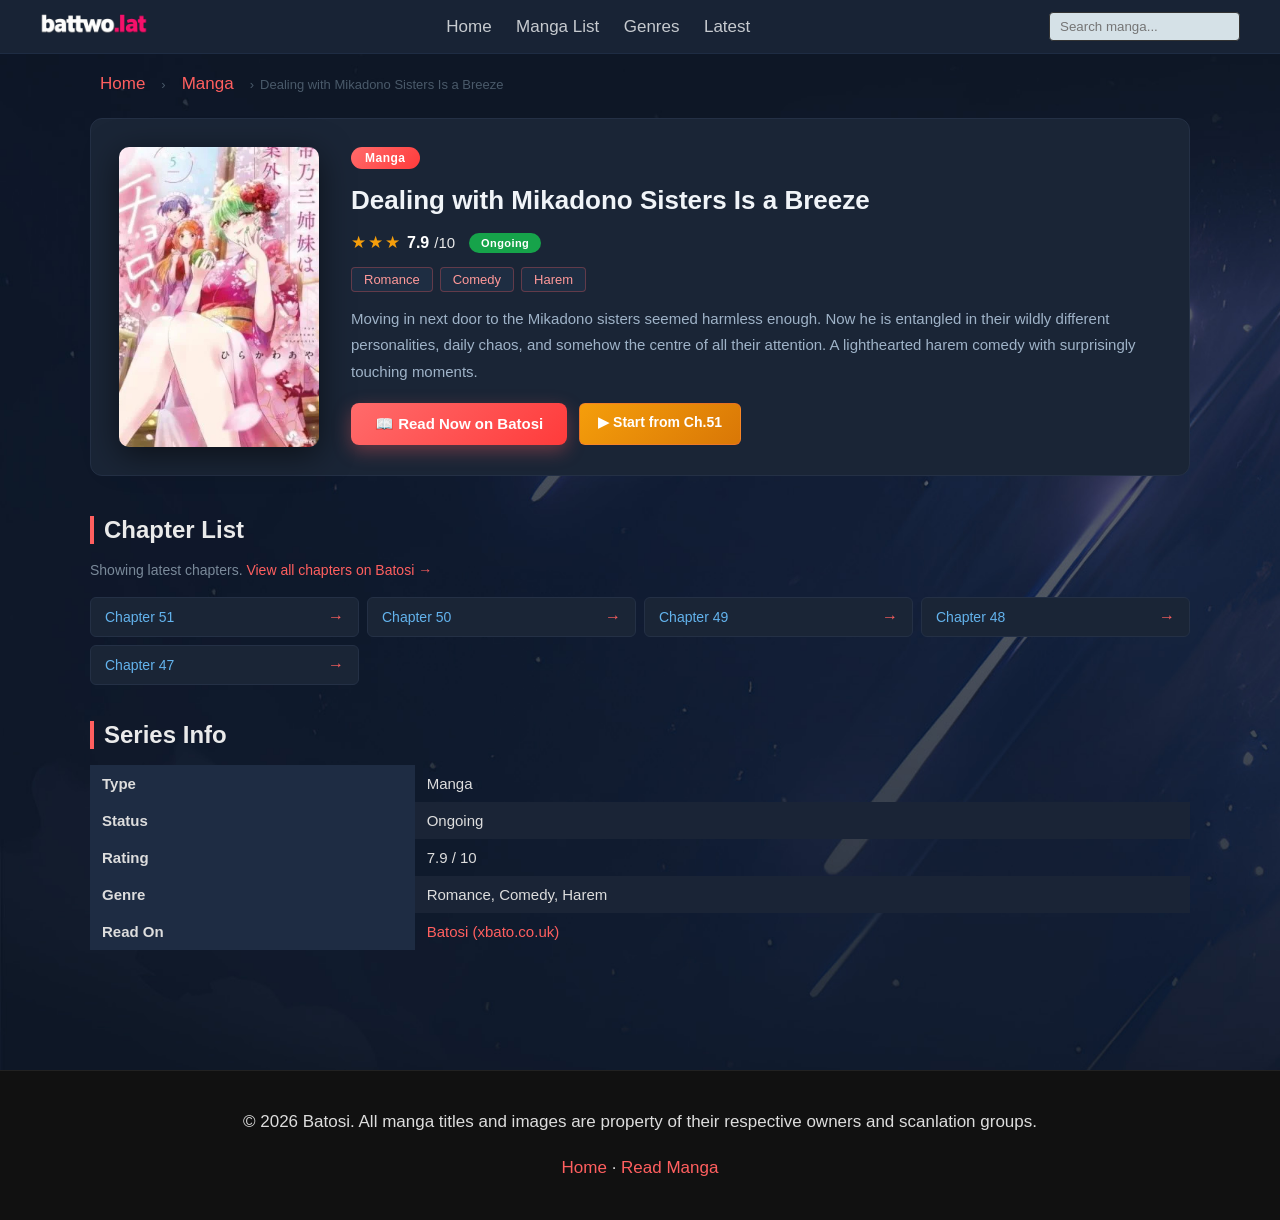
<file: manga/dealing-with-mikadono-sisters-is-a-breeze/index.html>
<!DOCTYPE html>
<html lang="en">
<head>
  <!-- Google Tag Manager -->
  <script>(function(w,d,s,l,i){w[l]=w[l]||[];w[l].push({"gtm.start":
  new Date().getTime(),event:"gtm.js"});var f=d.getElementsByTagName(s)[0],
  j=d.createElement(s),dl=l!="dataLayer"?"&l="+l:"";j.async=true;j.src=
  "https://www.googletagmanager.com/gtm.js?id="+i+dl;f.parentNode.insertBefore(j,f);
  })(window,document,"script","dataLayer","GTM-PS7WPWWZ");</script>
  <!-- End Google Tag Manager -->
  <meta charset="UTF-8">
  <meta name="viewport" content="width=device-width, initial-scale=1.0">
  <title>Dealing with Mikadono Sisters Is a Breeze - Read Manga Online Free | Batosi</title>
  <meta name="description" content="Read Dealing with Mikadono Sisters Is a Breeze online free on Batosi. Moving in next door to the Mikadono sisters seemed harmless enough. Now he is entangled in their wildly different personalities, d...">
  <meta name="keywords" content="Dealing with Mikadono Sisters Is a Breeze, Manga read online, batosi, xbato, bato.to, free manga">
  <meta name="robots" content="index, follow">
  <link rel="canonical" href="https://bato1.co.uk/manga/dealing-with-mikadono-sisters-is-a-breeze/">
  <link rel="icon" href="../../assets/icon.png">
  <meta property="og:type" content="article">
  <meta property="og:site_name" content="Batosi">
  <meta property="og:title" content="Dealing with Mikadono Sisters Is a Breeze - Read Free on Batosi">
  <meta property="og:description" content="Moving in next door to the Mikadono sisters seemed harmless enough. Now he is entangled in their wildly different personalities, daily chaos, and somehow the ce">
  <meta property="og:image" content="https://bato1.co.uk/assets/viewed3.jpg">
  <meta property="og:url" content="https://bato1.co.uk/manga/dealing-with-mikadono-sisters-is-a-breeze/">
  <meta name="twitter:card" content="summary_large_image">
  <meta name="twitter:title" content="Dealing with Mikadono Sisters Is a Breeze - Read Free on Batosi">
  <meta name="twitter:image" content="https://bato1.co.uk/assets/viewed3.jpg">
  <link href="https://fonts.googleapis.com/css2?family=Inter:wght@300;400;600;700&amp;display=swap" rel="stylesheet">
  <link rel="stylesheet" href="../../style.css">
  <link rel="stylesheet" href="../../manga-page.css">
</head>
<body>
  <noscript><iframe src="https://www.googletagmanager.com/ns.html?id=GTM-PS7WPWWZ" height="0" width="0" style="display:none;visibility:hidden"></iframe></noscript>
<header>
<div class="header">
  <div class="logo"><a href="../../"><img src="../../assets/logo.png" alt="Batosi"></a></div>
  <nav>
    <a href="../../">Home</a>
    <a href="https://xbato.co.uk/" target="_blank">Manga List</a>
    <a href="https://xbato.co.uk/" target="_blank">Genres</a>
    <a href="https://xbato.co.uk/" target="_blank">Latest</a>
  </nav>
  <div class="search"><form action="https://xbato.co.uk/" target="_blank" method="GET" autocomplete="off"><input type="text" placeholder="Search manga..." name="keyword"></form></div>
</div>
</header>
<div class="manga-page-wrap">
  <nav class="breadcrumb"><a href="../../">Home</a> <span>&#8250;</span> <a href="https://xbato.co.uk/" target="_blank">Manga</a> <span>&#8250;</span> <span>Dealing with Mikadono Sisters Is a Breeze</span></nav>
  <div class="manga-hero">
    <div class="manga-hero-cover">
      <img src="../../assets/viewed3.jpg" alt="Dealing with Mikadono Sisters Is a Breeze cover" class="cover-img">
    </div>
    <div class="manga-hero-info">
      <span class="type-badge">Manga</span>
      <h1 class="manga-title">Dealing with Mikadono Sisters Is a Breeze</h1>
      <div class="manga-meta-row">
        <span class="manga-rating"><span class="stars">★★★</span> <strong>7.9</strong>/10</span>
        <span class="status-badge status-ongoing">Ongoing</span>
      </div>
      <div class="manga-genres">
          <span class="genre-tag">Romance</span>
          <span class="genre-tag">Comedy</span>
          <span class="genre-tag">Harem</span>
      </div>
      <p class="manga-synopsis">Moving in next door to the Mikadono sisters seemed harmless enough. Now he is entangled in their wildly different personalities, daily chaos, and somehow the centre of all their attention. A lighthearted harem comedy with surprisingly touching moments.</p>
      <div class="manga-cta">
        <a href="https://xbato.co.uk/manga/dealing-with-mikadono-sisters-is-a-breeze" target="_blank" class="btn-primary btn-read">&#128214; Read Now on Batosi</a>
        <a href="https://xbato.co.uk/manga/dealing-with-mikadono-sisters-is-a-breeze/51" target="_blank" class="btn-secondary">&#9654; Start from Ch.51</a>
      </div>
    </div>
  </div>
  <section class="chapters-section">
    <h2 class="section-title">Chapter List</h2>
    <p class="chapters-note">Showing latest chapters. <a href="https://xbato.co.uk/manga/dealing-with-mikadono-sisters-is-a-breeze" target="_blank">View all chapters on Batosi &#8594;</a></p>
    <ul class="chapter-list-page">
      <li><a href="https://xbato.co.uk/manga/dealing-with-mikadono-sisters-is-a-breeze/51" target="_blank" class="chapter-link">Chapter 51 <span class="ch-arrow">&#8594;</span></a></li>
      <li><a href="https://xbato.co.uk/manga/dealing-with-mikadono-sisters-is-a-breeze/50" target="_blank" class="chapter-link">Chapter 50 <span class="ch-arrow">&#8594;</span></a></li>
      <li><a href="https://xbato.co.uk/manga/dealing-with-mikadono-sisters-is-a-breeze/49" target="_blank" class="chapter-link">Chapter 49 <span class="ch-arrow">&#8594;</span></a></li>
      <li><a href="https://xbato.co.uk/manga/dealing-with-mikadono-sisters-is-a-breeze/48" target="_blank" class="chapter-link">Chapter 48 <span class="ch-arrow">&#8594;</span></a></li>
      <li><a href="https://xbato.co.uk/manga/dealing-with-mikadono-sisters-is-a-breeze/47" target="_blank" class="chapter-link">Chapter 47 <span class="ch-arrow">&#8594;</span></a></li>
    </ul>
  </section>
  <section class="info-section">
    <h2 class="section-title">Series Info</h2>
    <table><tbody>
      <tr><th>Type</th><td>Manga</td></tr>
      <tr><th>Status</th><td>Ongoing</td></tr>
      <tr><th>Rating</th><td>7.9 / 10</td></tr>
      <tr><th>Genre</th><td>Romance, Comedy, Harem</td></tr>
      <tr><th>Read On</th><td><a href="https://xbato.co.uk/manga/dealing-with-mikadono-sisters-is-a-breeze" target="_blank">Batosi (xbato.co.uk)</a></td></tr>
    </tbody></table>
  </section>
</div>
<footer>
  <p>&copy; 2026 Batosi. All manga titles and images are property of their respective owners and scanlation groups.</p>
  <p><a href="../../">Home</a> &middot; <a href="https://xbato.co.uk/" target="_blank">Read Manga</a></p>
</footer>
</body>
</html>
</file>
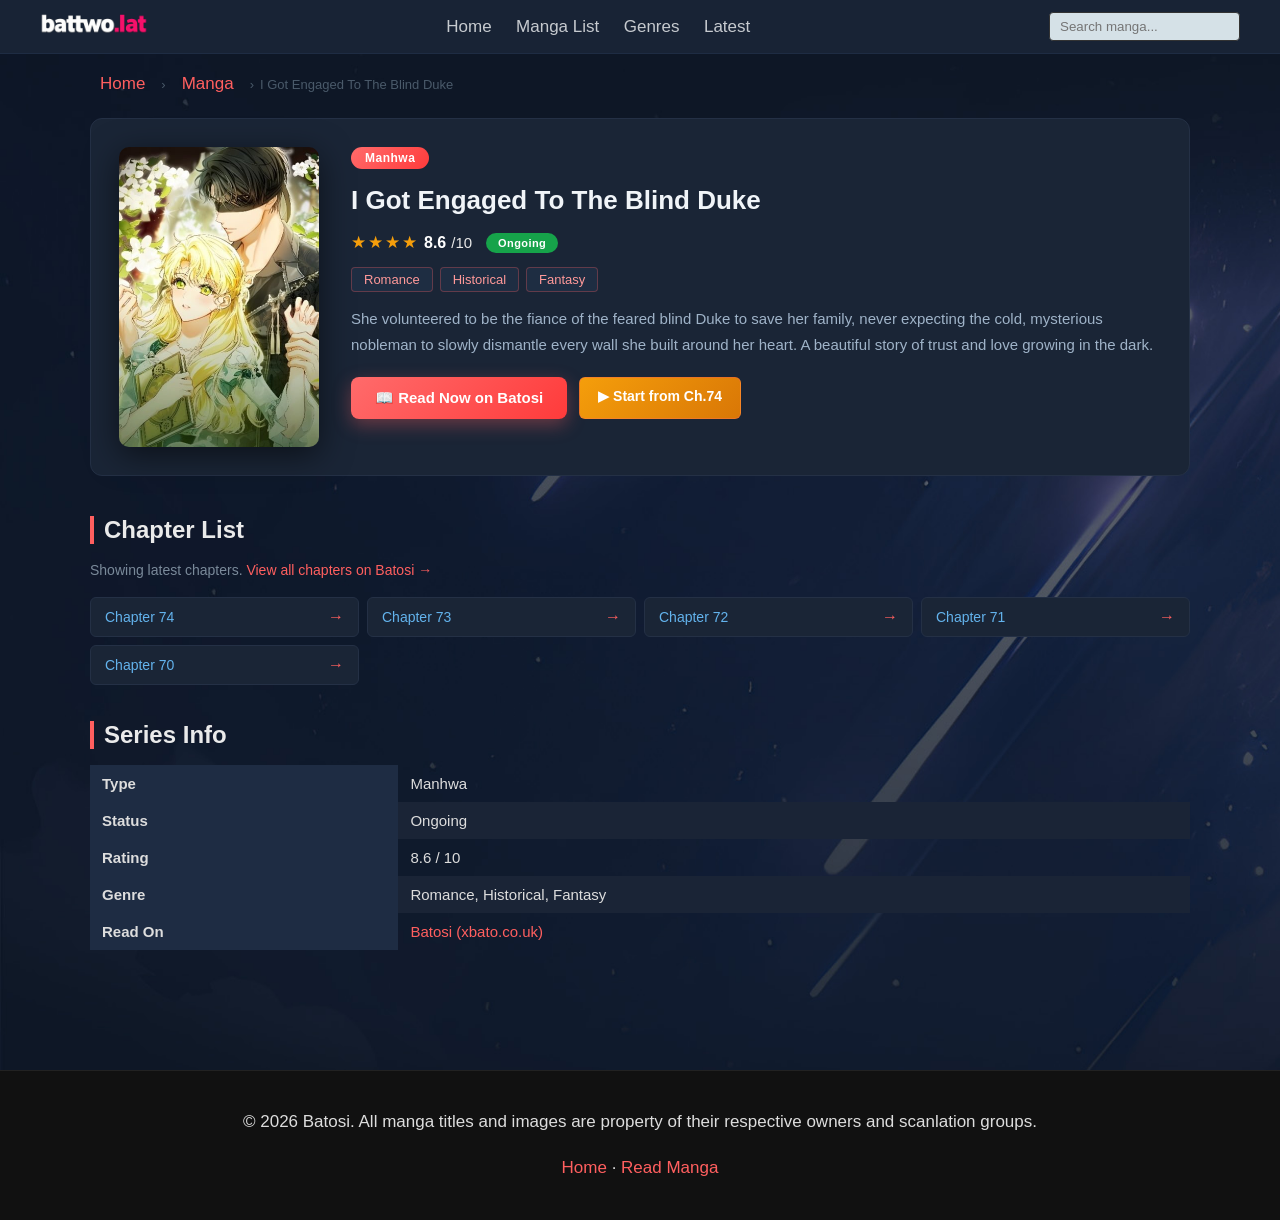
<file: manga/i-got-engaged-to-the-blind-duke/index.html>
<!DOCTYPE html>
<html lang="en">
<head>
  <!-- Google Tag Manager -->
  <script>(function(w,d,s,l,i){w[l]=w[l]||[];w[l].push({"gtm.start":
  new Date().getTime(),event:"gtm.js"});var f=d.getElementsByTagName(s)[0],
  j=d.createElement(s),dl=l!="dataLayer"?"&l="+l:"";j.async=true;j.src=
  "https://www.googletagmanager.com/gtm.js?id="+i+dl;f.parentNode.insertBefore(j,f);
  })(window,document,"script","dataLayer","GTM-PS7WPWWZ");</script>
  <!-- End Google Tag Manager -->
  <meta charset="UTF-8">
  <meta name="viewport" content="width=device-width, initial-scale=1.0">
  <title>I Got Engaged To The Blind Duke - Read Manhwa Online Free | Batosi</title>
  <meta name="description" content="Read I Got Engaged To The Blind Duke online free on Batosi. She volunteered to be the fiance of the feared blind Duke to save her family, never expecting the cold, mysterious nobleman to slo...">
  <meta name="keywords" content="I Got Engaged To The Blind Duke, Manhwa read online, batosi, xbato, bato.to, free manga">
  <meta name="robots" content="index, follow">
  <link rel="canonical" href="https://bato1.co.uk/manga/i-got-engaged-to-the-blind-duke/">
  <link rel="icon" href="../../assets/icon.png">
  <meta property="og:type" content="article">
  <meta property="og:site_name" content="Batosi">
  <meta property="og:title" content="I Got Engaged To The Blind Duke - Read Free on Batosi">
  <meta property="og:description" content="She volunteered to be the fiance of the feared blind Duke to save her family, never expecting the cold, mysterious nobleman to slowly dismantle every wall she b">
  <meta property="og:image" content="https://bato1.co.uk/assets/popular3.jpg">
  <meta property="og:url" content="https://bato1.co.uk/manga/i-got-engaged-to-the-blind-duke/">
  <meta name="twitter:card" content="summary_large_image">
  <meta name="twitter:title" content="I Got Engaged To The Blind Duke - Read Free on Batosi">
  <meta name="twitter:image" content="https://bato1.co.uk/assets/popular3.jpg">
  <link href="https://fonts.googleapis.com/css2?family=Inter:wght@300;400;600;700&amp;display=swap" rel="stylesheet">
  <link rel="stylesheet" href="../../style.css">
  <link rel="stylesheet" href="../../manga-page.css">
</head>
<body>
  <noscript><iframe src="https://www.googletagmanager.com/ns.html?id=GTM-PS7WPWWZ" height="0" width="0" style="display:none;visibility:hidden"></iframe></noscript>
<header>
<div class="header">
  <div class="logo"><a href="../../"><img src="../../assets/logo.png" alt="Batosi"></a></div>
  <nav>
    <a href="../../">Home</a>
    <a href="https://xbato.co.uk/" target="_blank">Manga List</a>
    <a href="https://xbato.co.uk/" target="_blank">Genres</a>
    <a href="https://xbato.co.uk/" target="_blank">Latest</a>
  </nav>
  <div class="search"><form action="https://xbato.co.uk/" target="_blank" method="GET" autocomplete="off"><input type="text" placeholder="Search manga..." name="keyword"></form></div>
</div>
</header>
<div class="manga-page-wrap">
  <nav class="breadcrumb"><a href="../../">Home</a> <span>&#8250;</span> <a href="https://xbato.co.uk/" target="_blank">Manga</a> <span>&#8250;</span> <span>I Got Engaged To The Blind Duke</span></nav>
  <div class="manga-hero">
    <div class="manga-hero-cover">
      <img src="../../assets/popular3.jpg" alt="I Got Engaged To The Blind Duke cover" class="cover-img">
    </div>
    <div class="manga-hero-info">
      <span class="type-badge">Manhwa</span>
      <h1 class="manga-title">I Got Engaged To The Blind Duke</h1>
      <div class="manga-meta-row">
        <span class="manga-rating"><span class="stars">★★★★</span> <strong>8.6</strong>/10</span>
        <span class="status-badge status-ongoing">Ongoing</span>
      </div>
      <div class="manga-genres">
          <span class="genre-tag">Romance</span>
          <span class="genre-tag">Historical</span>
          <span class="genre-tag">Fantasy</span>
      </div>
      <p class="manga-synopsis">She volunteered to be the fiance of the feared blind Duke to save her family, never expecting the cold, mysterious nobleman to slowly dismantle every wall she built around her heart. A beautiful story of trust and love growing in the dark.</p>
      <div class="manga-cta">
        <a href="https://xbato.co.uk/manga/i-got-engaged-to-the-blind-duke" target="_blank" class="btn-primary btn-read">&#128214; Read Now on Batosi</a>
        <a href="https://xbato.co.uk/manga/i-got-engaged-to-the-blind-duke/74" target="_blank" class="btn-secondary">&#9654; Start from Ch.74</a>
      </div>
    </div>
  </div>
  <section class="chapters-section">
    <h2 class="section-title">Chapter List</h2>
    <p class="chapters-note">Showing latest chapters. <a href="https://xbato.co.uk/manga/i-got-engaged-to-the-blind-duke" target="_blank">View all chapters on Batosi &#8594;</a></p>
    <ul class="chapter-list-page">
      <li><a href="https://xbato.co.uk/manga/i-got-engaged-to-the-blind-duke/74" target="_blank" class="chapter-link">Chapter 74 <span class="ch-arrow">&#8594;</span></a></li>
      <li><a href="https://xbato.co.uk/manga/i-got-engaged-to-the-blind-duke/73" target="_blank" class="chapter-link">Chapter 73 <span class="ch-arrow">&#8594;</span></a></li>
      <li><a href="https://xbato.co.uk/manga/i-got-engaged-to-the-blind-duke/72" target="_blank" class="chapter-link">Chapter 72 <span class="ch-arrow">&#8594;</span></a></li>
      <li><a href="https://xbato.co.uk/manga/i-got-engaged-to-the-blind-duke/71" target="_blank" class="chapter-link">Chapter 71 <span class="ch-arrow">&#8594;</span></a></li>
      <li><a href="https://xbato.co.uk/manga/i-got-engaged-to-the-blind-duke/70" target="_blank" class="chapter-link">Chapter 70 <span class="ch-arrow">&#8594;</span></a></li>
    </ul>
  </section>
  <section class="info-section">
    <h2 class="section-title">Series Info</h2>
    <table><tbody>
      <tr><th>Type</th><td>Manhwa</td></tr>
      <tr><th>Status</th><td>Ongoing</td></tr>
      <tr><th>Rating</th><td>8.6 / 10</td></tr>
      <tr><th>Genre</th><td>Romance, Historical, Fantasy</td></tr>
      <tr><th>Read On</th><td><a href="https://xbato.co.uk/manga/i-got-engaged-to-the-blind-duke" target="_blank">Batosi (xbato.co.uk)</a></td></tr>
    </tbody></table>
  </section>
</div>
<footer>
  <p>&copy; 2026 Batosi. All manga titles and images are property of their respective owners and scanlation groups.</p>
  <p><a href="../../">Home</a> &middot; <a href="https://xbato.co.uk/" target="_blank">Read Manga</a></p>
</footer>
</body>
</html>
</file>
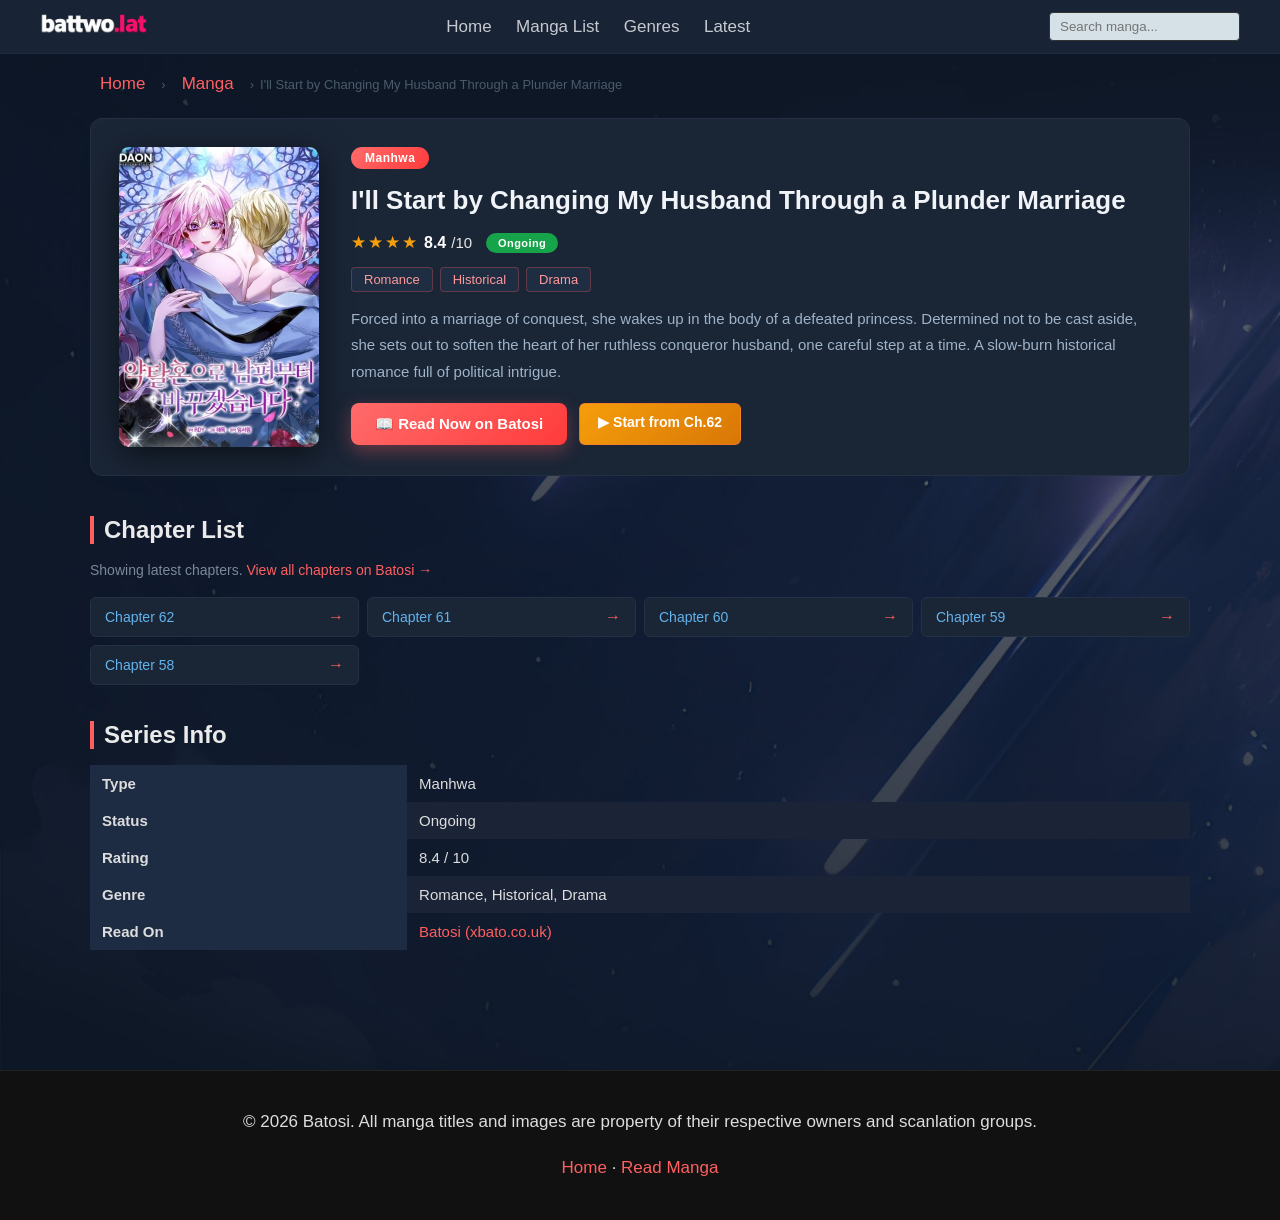
<file: manga/ill-start-by-changing-my-husband-through-a-plunder-marriage/index.html>
<!DOCTYPE html>
<html lang="en">
<head>
  <!-- Google Tag Manager -->
  <script>(function(w,d,s,l,i){w[l]=w[l]||[];w[l].push({"gtm.start":
  new Date().getTime(),event:"gtm.js"});var f=d.getElementsByTagName(s)[0],
  j=d.createElement(s),dl=l!="dataLayer"?"&l="+l:"";j.async=true;j.src=
  "https://www.googletagmanager.com/gtm.js?id="+i+dl;f.parentNode.insertBefore(j,f);
  })(window,document,"script","dataLayer","GTM-PS7WPWWZ");</script>
  <!-- End Google Tag Manager -->
  <meta charset="UTF-8">
  <meta name="viewport" content="width=device-width, initial-scale=1.0">
  <title>I'll Start by Changing My Husband Through a Plunder Marriage - Read Manhwa Online Free | Batosi</title>
  <meta name="description" content="Read I'll Start by Changing My Husband Through a Plunder Marriage online free on Batosi. Forced into a marriage of conquest, she wakes up in the body of a defeated princess. Determined not to be cast aside, she sets out...">
  <meta name="keywords" content="I'll Start by Changing My Husband Through a Plunder Marriage, Manhwa read online, batosi, xbato, bato.to, free manga">
  <meta name="robots" content="index, follow">
  <link rel="canonical" href="https://bato1.co.uk/manga/ill-start-by-changing-my-husband-through-a-plunder-marriage/">
  <link rel="icon" href="../../assets/icon.png">
  <meta property="og:type" content="article">
  <meta property="og:site_name" content="Batosi">
  <meta property="og:title" content="I'll Start by Changing My Husband Through a Plunder Marriage - Read Free on Batosi">
  <meta property="og:description" content="Forced into a marriage of conquest, she wakes up in the body of a defeated princess. Determined not to be cast aside, she sets out to soften the heart of her ru">
  <meta property="og:image" content="https://bato1.co.uk/assets/popular2.jpg">
  <meta property="og:url" content="https://bato1.co.uk/manga/ill-start-by-changing-my-husband-through-a-plunder-marriage/">
  <meta name="twitter:card" content="summary_large_image">
  <meta name="twitter:title" content="I'll Start by Changing My Husband Through a Plunder Marriage - Read Free on Batosi">
  <meta name="twitter:image" content="https://bato1.co.uk/assets/popular2.jpg">
  <link href="https://fonts.googleapis.com/css2?family=Inter:wght@300;400;600;700&amp;display=swap" rel="stylesheet">
  <link rel="stylesheet" href="../../style.css">
  <link rel="stylesheet" href="../../manga-page.css">
</head>
<body>
  <noscript><iframe src="https://www.googletagmanager.com/ns.html?id=GTM-PS7WPWWZ" height="0" width="0" style="display:none;visibility:hidden"></iframe></noscript>
<header>
<div class="header">
  <div class="logo"><a href="../../"><img src="../../assets/logo.png" alt="Batosi"></a></div>
  <nav>
    <a href="../../">Home</a>
    <a href="https://xbato.co.uk/" target="_blank">Manga List</a>
    <a href="https://xbato.co.uk/" target="_blank">Genres</a>
    <a href="https://xbato.co.uk/" target="_blank">Latest</a>
  </nav>
  <div class="search"><form action="https://xbato.co.uk/" target="_blank" method="GET" autocomplete="off"><input type="text" placeholder="Search manga..." name="keyword"></form></div>
</div>
</header>
<div class="manga-page-wrap">
  <nav class="breadcrumb"><a href="../../">Home</a> <span>&#8250;</span> <a href="https://xbato.co.uk/" target="_blank">Manga</a> <span>&#8250;</span> <span>I'll Start by Changing My Husband Through a Plunder Marriage</span></nav>
  <div class="manga-hero">
    <div class="manga-hero-cover">
      <img src="../../assets/popular2.jpg" alt="I'll Start by Changing My Husband Through a Plunder Marriage cover" class="cover-img">
    </div>
    <div class="manga-hero-info">
      <span class="type-badge">Manhwa</span>
      <h1 class="manga-title">I'll Start by Changing My Husband Through a Plunder Marriage</h1>
      <div class="manga-meta-row">
        <span class="manga-rating"><span class="stars">★★★★</span> <strong>8.4</strong>/10</span>
        <span class="status-badge status-ongoing">Ongoing</span>
      </div>
      <div class="manga-genres">
          <span class="genre-tag">Romance</span>
          <span class="genre-tag">Historical</span>
          <span class="genre-tag">Drama</span>
      </div>
      <p class="manga-synopsis">Forced into a marriage of conquest, she wakes up in the body of a defeated princess. Determined not to be cast aside, she sets out to soften the heart of her ruthless conqueror husband, one careful step at a time. A slow-burn historical romance full of political intrigue.</p>
      <div class="manga-cta">
        <a href="https://xbato.co.uk/manga/ill-start-by-changing-my-husband-through-a-plunder-marriage" target="_blank" class="btn-primary btn-read">&#128214; Read Now on Batosi</a>
        <a href="https://xbato.co.uk/manga/ill-start-by-changing-my-husband-through-a-plunder-marriage/62" target="_blank" class="btn-secondary">&#9654; Start from Ch.62</a>
      </div>
    </div>
  </div>
  <section class="chapters-section">
    <h2 class="section-title">Chapter List</h2>
    <p class="chapters-note">Showing latest chapters. <a href="https://xbato.co.uk/manga/ill-start-by-changing-my-husband-through-a-plunder-marriage" target="_blank">View all chapters on Batosi &#8594;</a></p>
    <ul class="chapter-list-page">
      <li><a href="https://xbato.co.uk/manga/ill-start-by-changing-my-husband-through-a-plunder-marriage/62" target="_blank" class="chapter-link">Chapter 62 <span class="ch-arrow">&#8594;</span></a></li>
      <li><a href="https://xbato.co.uk/manga/ill-start-by-changing-my-husband-through-a-plunder-marriage/61" target="_blank" class="chapter-link">Chapter 61 <span class="ch-arrow">&#8594;</span></a></li>
      <li><a href="https://xbato.co.uk/manga/ill-start-by-changing-my-husband-through-a-plunder-marriage/60" target="_blank" class="chapter-link">Chapter 60 <span class="ch-arrow">&#8594;</span></a></li>
      <li><a href="https://xbato.co.uk/manga/ill-start-by-changing-my-husband-through-a-plunder-marriage/59" target="_blank" class="chapter-link">Chapter 59 <span class="ch-arrow">&#8594;</span></a></li>
      <li><a href="https://xbato.co.uk/manga/ill-start-by-changing-my-husband-through-a-plunder-marriage/58" target="_blank" class="chapter-link">Chapter 58 <span class="ch-arrow">&#8594;</span></a></li>
    </ul>
  </section>
  <section class="info-section">
    <h2 class="section-title">Series Info</h2>
    <table><tbody>
      <tr><th>Type</th><td>Manhwa</td></tr>
      <tr><th>Status</th><td>Ongoing</td></tr>
      <tr><th>Rating</th><td>8.4 / 10</td></tr>
      <tr><th>Genre</th><td>Romance, Historical, Drama</td></tr>
      <tr><th>Read On</th><td><a href="https://xbato.co.uk/manga/ill-start-by-changing-my-husband-through-a-plunder-marriage" target="_blank">Batosi (xbato.co.uk)</a></td></tr>
    </tbody></table>
  </section>
</div>
<footer>
  <p>&copy; 2026 Batosi. All manga titles and images are property of their respective owners and scanlation groups.</p>
  <p><a href="../../">Home</a> &middot; <a href="https://xbato.co.uk/" target="_blank">Read Manga</a></p>
</footer>
</body>
</html>
</file>
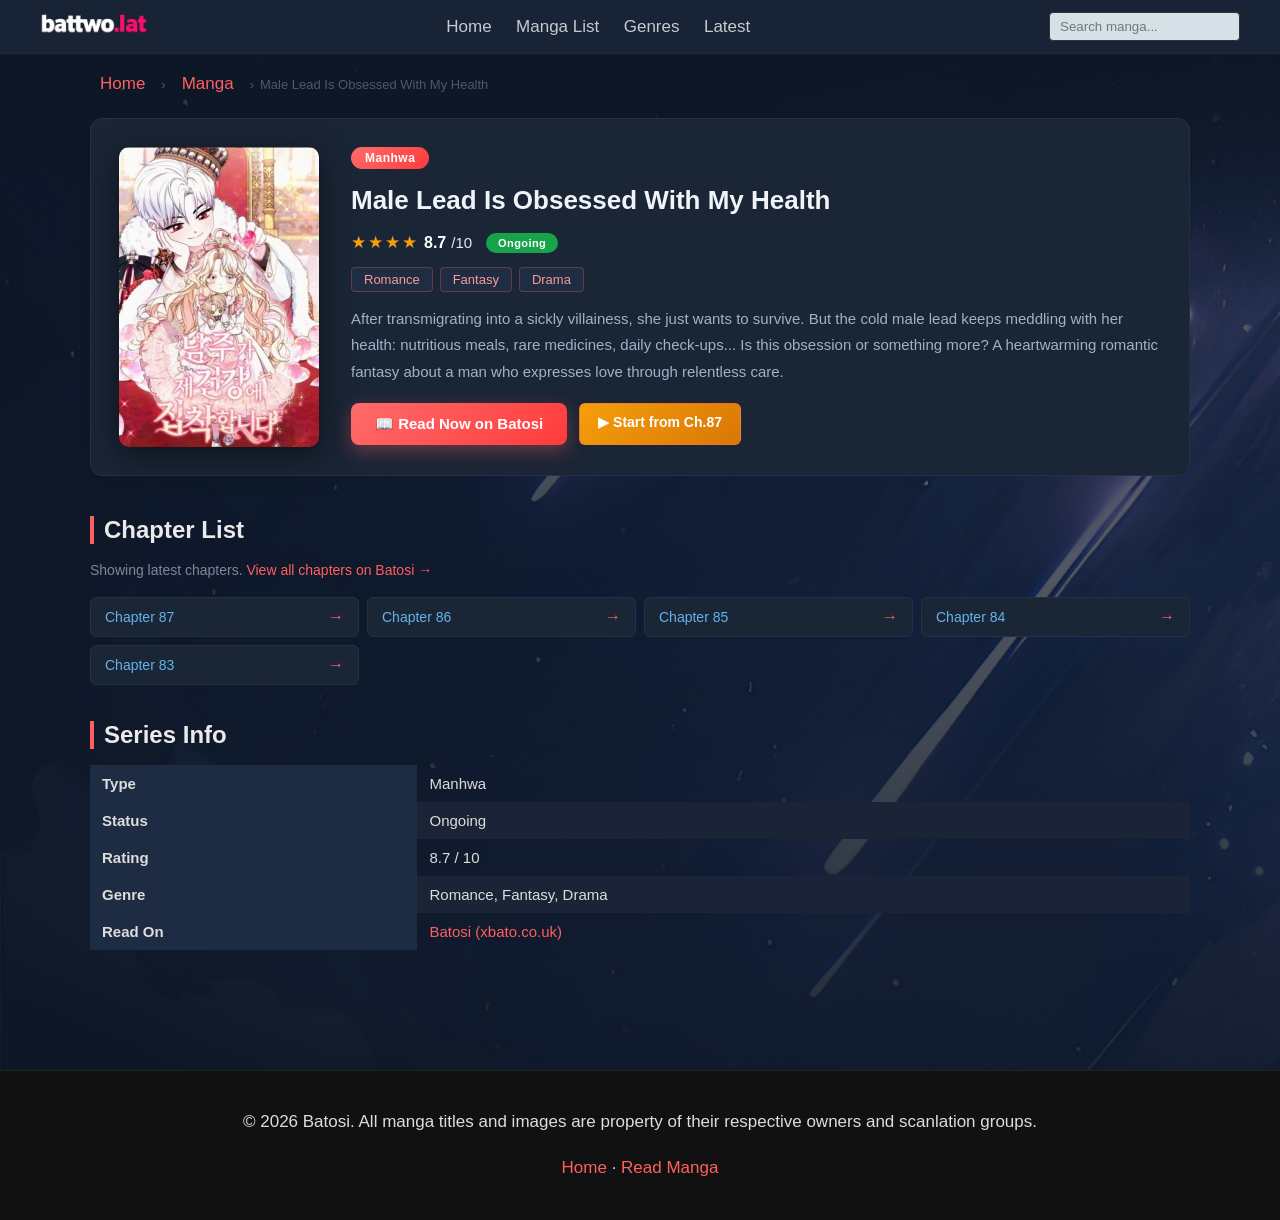
<file: manga/male-lead-is-obsessed-with-my-health/index.html>
<!DOCTYPE html>
<html lang="en">
<head>
  <!-- Google Tag Manager -->
  <script>(function(w,d,s,l,i){w[l]=w[l]||[];w[l].push({"gtm.start":
  new Date().getTime(),event:"gtm.js"});var f=d.getElementsByTagName(s)[0],
  j=d.createElement(s),dl=l!="dataLayer"?"&l="+l:"";j.async=true;j.src=
  "https://www.googletagmanager.com/gtm.js?id="+i+dl;f.parentNode.insertBefore(j,f);
  })(window,document,"script","dataLayer","GTM-PS7WPWWZ");</script>
  <!-- End Google Tag Manager -->
  <meta charset="UTF-8">
  <meta name="viewport" content="width=device-width, initial-scale=1.0">
  <title>Male Lead Is Obsessed With My Health - Read Manhwa Online Free | Batosi</title>
  <meta name="description" content="Read Male Lead Is Obsessed With My Health online free on Batosi. After transmigrating into a sickly villainess, she just wants to survive. But the cold male lead keeps meddling with her health: n...">
  <meta name="keywords" content="Male Lead Is Obsessed With My Health, Manhwa read online, batosi, xbato, bato.to, free manga">
  <meta name="robots" content="index, follow">
  <link rel="canonical" href="https://bato1.co.uk/manga/male-lead-is-obsessed-with-my-health/">
  <link rel="icon" href="../../assets/icon.png">
  <meta property="og:type" content="article">
  <meta property="og:site_name" content="Batosi">
  <meta property="og:title" content="Male Lead Is Obsessed With My Health - Read Free on Batosi">
  <meta property="og:description" content="After transmigrating into a sickly villainess, she just wants to survive. But the cold male lead keeps meddling with her health: nutritious meals, rare medicine">
  <meta property="og:image" content="https://bato1.co.uk/assets/popular1.jpg">
  <meta property="og:url" content="https://bato1.co.uk/manga/male-lead-is-obsessed-with-my-health/">
  <meta name="twitter:card" content="summary_large_image">
  <meta name="twitter:title" content="Male Lead Is Obsessed With My Health - Read Free on Batosi">
  <meta name="twitter:image" content="https://bato1.co.uk/assets/popular1.jpg">
  <link href="https://fonts.googleapis.com/css2?family=Inter:wght@300;400;600;700&amp;display=swap" rel="stylesheet">
  <link rel="stylesheet" href="../../style.css">
  <link rel="stylesheet" href="../../manga-page.css">
</head>
<body>
  <noscript><iframe src="https://www.googletagmanager.com/ns.html?id=GTM-PS7WPWWZ" height="0" width="0" style="display:none;visibility:hidden"></iframe></noscript>
<header>
<div class="header">
  <div class="logo"><a href="../../"><img src="../../assets/logo.png" alt="Batosi"></a></div>
  <nav>
    <a href="../../">Home</a>
    <a href="https://xbato.co.uk/" target="_blank">Manga List</a>
    <a href="https://xbato.co.uk/" target="_blank">Genres</a>
    <a href="https://xbato.co.uk/" target="_blank">Latest</a>
  </nav>
  <div class="search"><form action="https://xbato.co.uk/" target="_blank" method="GET" autocomplete="off"><input type="text" placeholder="Search manga..." name="keyword"></form></div>
</div>
</header>
<div class="manga-page-wrap">
  <nav class="breadcrumb"><a href="../../">Home</a> <span>&#8250;</span> <a href="https://xbato.co.uk/" target="_blank">Manga</a> <span>&#8250;</span> <span>Male Lead Is Obsessed With My Health</span></nav>
  <div class="manga-hero">
    <div class="manga-hero-cover">
      <img src="../../assets/popular1.jpg" alt="Male Lead Is Obsessed With My Health cover" class="cover-img">
    </div>
    <div class="manga-hero-info">
      <span class="type-badge">Manhwa</span>
      <h1 class="manga-title">Male Lead Is Obsessed With My Health</h1>
      <div class="manga-meta-row">
        <span class="manga-rating"><span class="stars">★★★★</span> <strong>8.7</strong>/10</span>
        <span class="status-badge status-ongoing">Ongoing</span>
      </div>
      <div class="manga-genres">
          <span class="genre-tag">Romance</span>
          <span class="genre-tag">Fantasy</span>
          <span class="genre-tag">Drama</span>
      </div>
      <p class="manga-synopsis">After transmigrating into a sickly villainess, she just wants to survive. But the cold male lead keeps meddling with her health: nutritious meals, rare medicines, daily check-ups... Is this obsession or something more? A heartwarming romantic fantasy about a man who expresses love through relentless care.</p>
      <div class="manga-cta">
        <a href="https://xbato.co.uk/manga/male-lead-is-obsessed-with-my-health" target="_blank" class="btn-primary btn-read">&#128214; Read Now on Batosi</a>
        <a href="https://xbato.co.uk/manga/male-lead-is-obsessed-with-my-health/87" target="_blank" class="btn-secondary">&#9654; Start from Ch.87</a>
      </div>
    </div>
  </div>
  <section class="chapters-section">
    <h2 class="section-title">Chapter List</h2>
    <p class="chapters-note">Showing latest chapters. <a href="https://xbato.co.uk/manga/male-lead-is-obsessed-with-my-health" target="_blank">View all chapters on Batosi &#8594;</a></p>
    <ul class="chapter-list-page">
      <li><a href="https://xbato.co.uk/manga/male-lead-is-obsessed-with-my-health/87" target="_blank" class="chapter-link">Chapter 87 <span class="ch-arrow">&#8594;</span></a></li>
      <li><a href="https://xbato.co.uk/manga/male-lead-is-obsessed-with-my-health/86" target="_blank" class="chapter-link">Chapter 86 <span class="ch-arrow">&#8594;</span></a></li>
      <li><a href="https://xbato.co.uk/manga/male-lead-is-obsessed-with-my-health/85" target="_blank" class="chapter-link">Chapter 85 <span class="ch-arrow">&#8594;</span></a></li>
      <li><a href="https://xbato.co.uk/manga/male-lead-is-obsessed-with-my-health/84" target="_blank" class="chapter-link">Chapter 84 <span class="ch-arrow">&#8594;</span></a></li>
      <li><a href="https://xbato.co.uk/manga/male-lead-is-obsessed-with-my-health/83" target="_blank" class="chapter-link">Chapter 83 <span class="ch-arrow">&#8594;</span></a></li>
    </ul>
  </section>
  <section class="info-section">
    <h2 class="section-title">Series Info</h2>
    <table><tbody>
      <tr><th>Type</th><td>Manhwa</td></tr>
      <tr><th>Status</th><td>Ongoing</td></tr>
      <tr><th>Rating</th><td>8.7 / 10</td></tr>
      <tr><th>Genre</th><td>Romance, Fantasy, Drama</td></tr>
      <tr><th>Read On</th><td><a href="https://xbato.co.uk/manga/male-lead-is-obsessed-with-my-health" target="_blank">Batosi (xbato.co.uk)</a></td></tr>
    </tbody></table>
  </section>
</div>
<footer>
  <p>&copy; 2026 Batosi. All manga titles and images are property of their respective owners and scanlation groups.</p>
  <p><a href="../../">Home</a> &middot; <a href="https://xbato.co.uk/" target="_blank">Read Manga</a></p>
</footer>
</body>
</html>
</file>
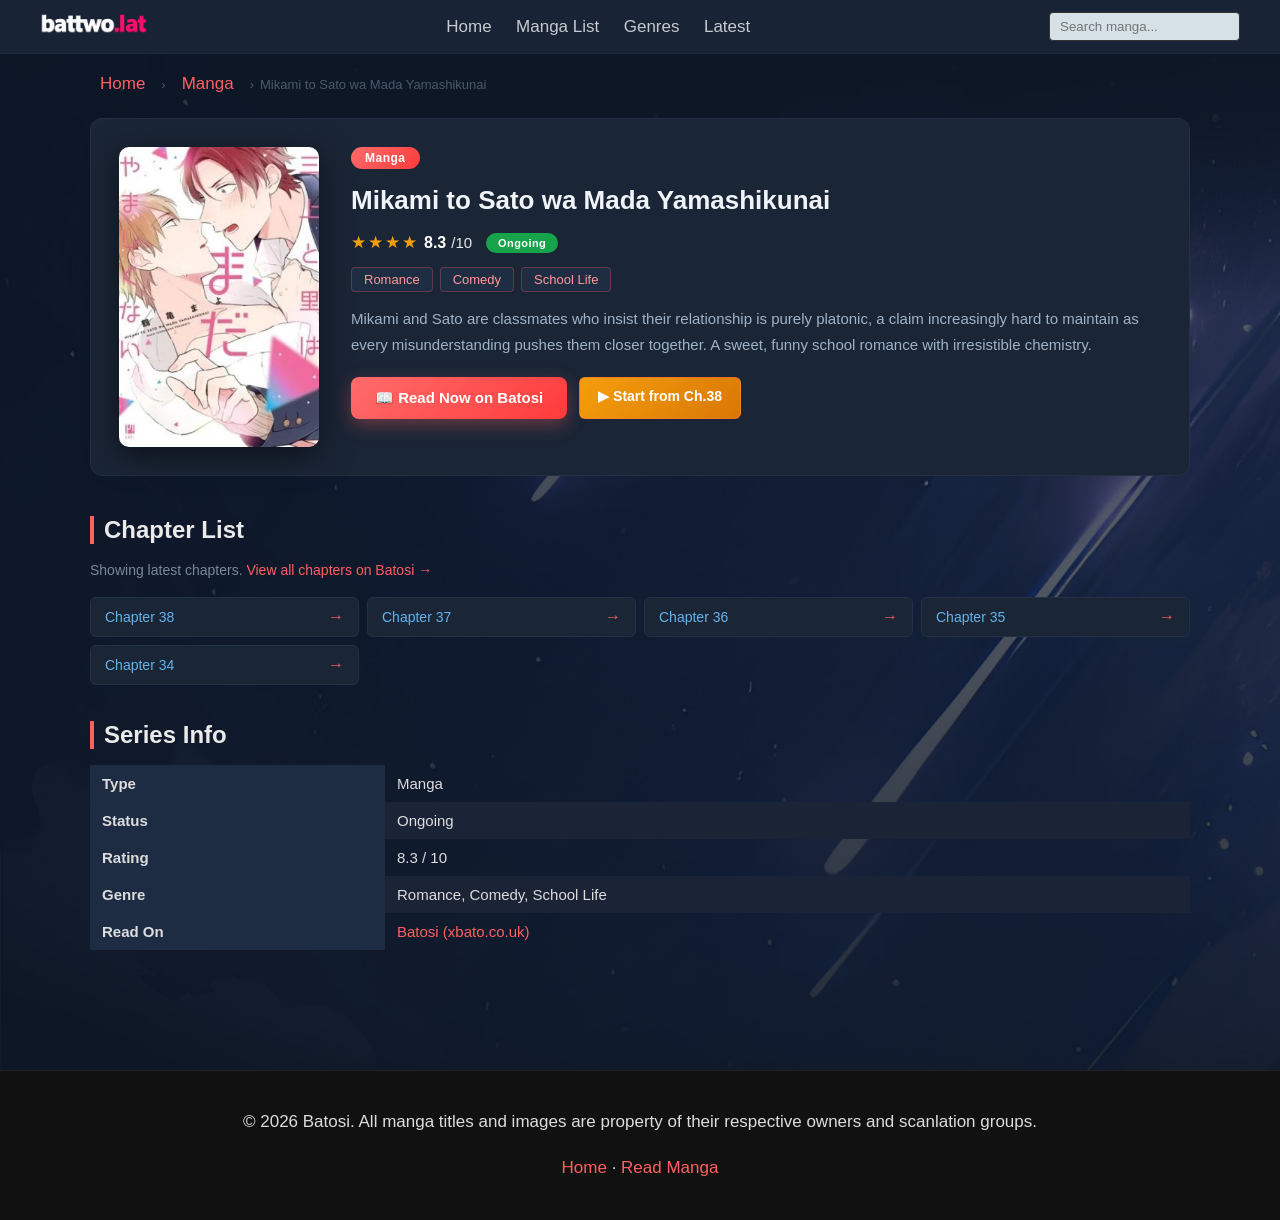
<file: manga/mikami-to-sato-wa-mada-yamashikunai/index.html>
<!DOCTYPE html>
<html lang="en">
<head>
  <!-- Google Tag Manager -->
  <script>(function(w,d,s,l,i){w[l]=w[l]||[];w[l].push({"gtm.start":
  new Date().getTime(),event:"gtm.js"});var f=d.getElementsByTagName(s)[0],
  j=d.createElement(s),dl=l!="dataLayer"?"&l="+l:"";j.async=true;j.src=
  "https://www.googletagmanager.com/gtm.js?id="+i+dl;f.parentNode.insertBefore(j,f);
  })(window,document,"script","dataLayer","GTM-PS7WPWWZ");</script>
  <!-- End Google Tag Manager -->
  <meta charset="UTF-8">
  <meta name="viewport" content="width=device-width, initial-scale=1.0">
  <title>Mikami to Sato wa Mada Yamashikunai - Read Manga Online Free | Batosi</title>
  <meta name="description" content="Read Mikami to Sato wa Mada Yamashikunai online free on Batosi. Mikami and Sato are classmates who insist their relationship is purely platonic, a claim increasingly hard to maintain as every mi...">
  <meta name="keywords" content="Mikami to Sato wa Mada Yamashikunai, Manga read online, batosi, xbato, bato.to, free manga">
  <meta name="robots" content="index, follow">
  <link rel="canonical" href="https://bato1.co.uk/manga/mikami-to-sato-wa-mada-yamashikunai/">
  <link rel="icon" href="../../assets/icon.png">
  <meta property="og:type" content="article">
  <meta property="og:site_name" content="Batosi">
  <meta property="og:title" content="Mikami to Sato wa Mada Yamashikunai - Read Free on Batosi">
  <meta property="og:description" content="Mikami and Sato are classmates who insist their relationship is purely platonic, a claim increasingly hard to maintain as every misunderstanding pushes them clo">
  <meta property="og:image" content="https://bato1.co.uk/assets/viewed2.jpg">
  <meta property="og:url" content="https://bato1.co.uk/manga/mikami-to-sato-wa-mada-yamashikunai/">
  <meta name="twitter:card" content="summary_large_image">
  <meta name="twitter:title" content="Mikami to Sato wa Mada Yamashikunai - Read Free on Batosi">
  <meta name="twitter:image" content="https://bato1.co.uk/assets/viewed2.jpg">
  <link href="https://fonts.googleapis.com/css2?family=Inter:wght@300;400;600;700&amp;display=swap" rel="stylesheet">
  <link rel="stylesheet" href="../../style.css">
  <link rel="stylesheet" href="../../manga-page.css">
</head>
<body>
  <noscript><iframe src="https://www.googletagmanager.com/ns.html?id=GTM-PS7WPWWZ" height="0" width="0" style="display:none;visibility:hidden"></iframe></noscript>
<header>
<div class="header">
  <div class="logo"><a href="../../"><img src="../../assets/logo.png" alt="Batosi"></a></div>
  <nav>
    <a href="../../">Home</a>
    <a href="https://xbato.co.uk/" target="_blank">Manga List</a>
    <a href="https://xbato.co.uk/" target="_blank">Genres</a>
    <a href="https://xbato.co.uk/" target="_blank">Latest</a>
  </nav>
  <div class="search"><form action="https://xbato.co.uk/" target="_blank" method="GET" autocomplete="off"><input type="text" placeholder="Search manga..." name="keyword"></form></div>
</div>
</header>
<div class="manga-page-wrap">
  <nav class="breadcrumb"><a href="../../">Home</a> <span>&#8250;</span> <a href="https://xbato.co.uk/" target="_blank">Manga</a> <span>&#8250;</span> <span>Mikami to Sato wa Mada Yamashikunai</span></nav>
  <div class="manga-hero">
    <div class="manga-hero-cover">
      <img src="../../assets/viewed2.jpg" alt="Mikami to Sato wa Mada Yamashikunai cover" class="cover-img">
    </div>
    <div class="manga-hero-info">
      <span class="type-badge">Manga</span>
      <h1 class="manga-title">Mikami to Sato wa Mada Yamashikunai</h1>
      <div class="manga-meta-row">
        <span class="manga-rating"><span class="stars">★★★★</span> <strong>8.3</strong>/10</span>
        <span class="status-badge status-ongoing">Ongoing</span>
      </div>
      <div class="manga-genres">
          <span class="genre-tag">Romance</span>
          <span class="genre-tag">Comedy</span>
          <span class="genre-tag">School Life</span>
      </div>
      <p class="manga-synopsis">Mikami and Sato are classmates who insist their relationship is purely platonic, a claim increasingly hard to maintain as every misunderstanding pushes them closer together. A sweet, funny school romance with irresistible chemistry.</p>
      <div class="manga-cta">
        <a href="https://xbato.co.uk/manga/mikami-to-sato-wa-mada-yamashikunai" target="_blank" class="btn-primary btn-read">&#128214; Read Now on Batosi</a>
        <a href="https://xbato.co.uk/manga/mikami-to-sato-wa-mada-yamashikunai/38" target="_blank" class="btn-secondary">&#9654; Start from Ch.38</a>
      </div>
    </div>
  </div>
  <section class="chapters-section">
    <h2 class="section-title">Chapter List</h2>
    <p class="chapters-note">Showing latest chapters. <a href="https://xbato.co.uk/manga/mikami-to-sato-wa-mada-yamashikunai" target="_blank">View all chapters on Batosi &#8594;</a></p>
    <ul class="chapter-list-page">
      <li><a href="https://xbato.co.uk/manga/mikami-to-sato-wa-mada-yamashikunai/38" target="_blank" class="chapter-link">Chapter 38 <span class="ch-arrow">&#8594;</span></a></li>
      <li><a href="https://xbato.co.uk/manga/mikami-to-sato-wa-mada-yamashikunai/37" target="_blank" class="chapter-link">Chapter 37 <span class="ch-arrow">&#8594;</span></a></li>
      <li><a href="https://xbato.co.uk/manga/mikami-to-sato-wa-mada-yamashikunai/36" target="_blank" class="chapter-link">Chapter 36 <span class="ch-arrow">&#8594;</span></a></li>
      <li><a href="https://xbato.co.uk/manga/mikami-to-sato-wa-mada-yamashikunai/35" target="_blank" class="chapter-link">Chapter 35 <span class="ch-arrow">&#8594;</span></a></li>
      <li><a href="https://xbato.co.uk/manga/mikami-to-sato-wa-mada-yamashikunai/34" target="_blank" class="chapter-link">Chapter 34 <span class="ch-arrow">&#8594;</span></a></li>
    </ul>
  </section>
  <section class="info-section">
    <h2 class="section-title">Series Info</h2>
    <table><tbody>
      <tr><th>Type</th><td>Manga</td></tr>
      <tr><th>Status</th><td>Ongoing</td></tr>
      <tr><th>Rating</th><td>8.3 / 10</td></tr>
      <tr><th>Genre</th><td>Romance, Comedy, School Life</td></tr>
      <tr><th>Read On</th><td><a href="https://xbato.co.uk/manga/mikami-to-sato-wa-mada-yamashikunai" target="_blank">Batosi (xbato.co.uk)</a></td></tr>
    </tbody></table>
  </section>
</div>
<footer>
  <p>&copy; 2026 Batosi. All manga titles and images are property of their respective owners and scanlation groups.</p>
  <p><a href="../../">Home</a> &middot; <a href="https://xbato.co.uk/" target="_blank">Read Manga</a></p>
</footer>
</body>
</html>
</file>
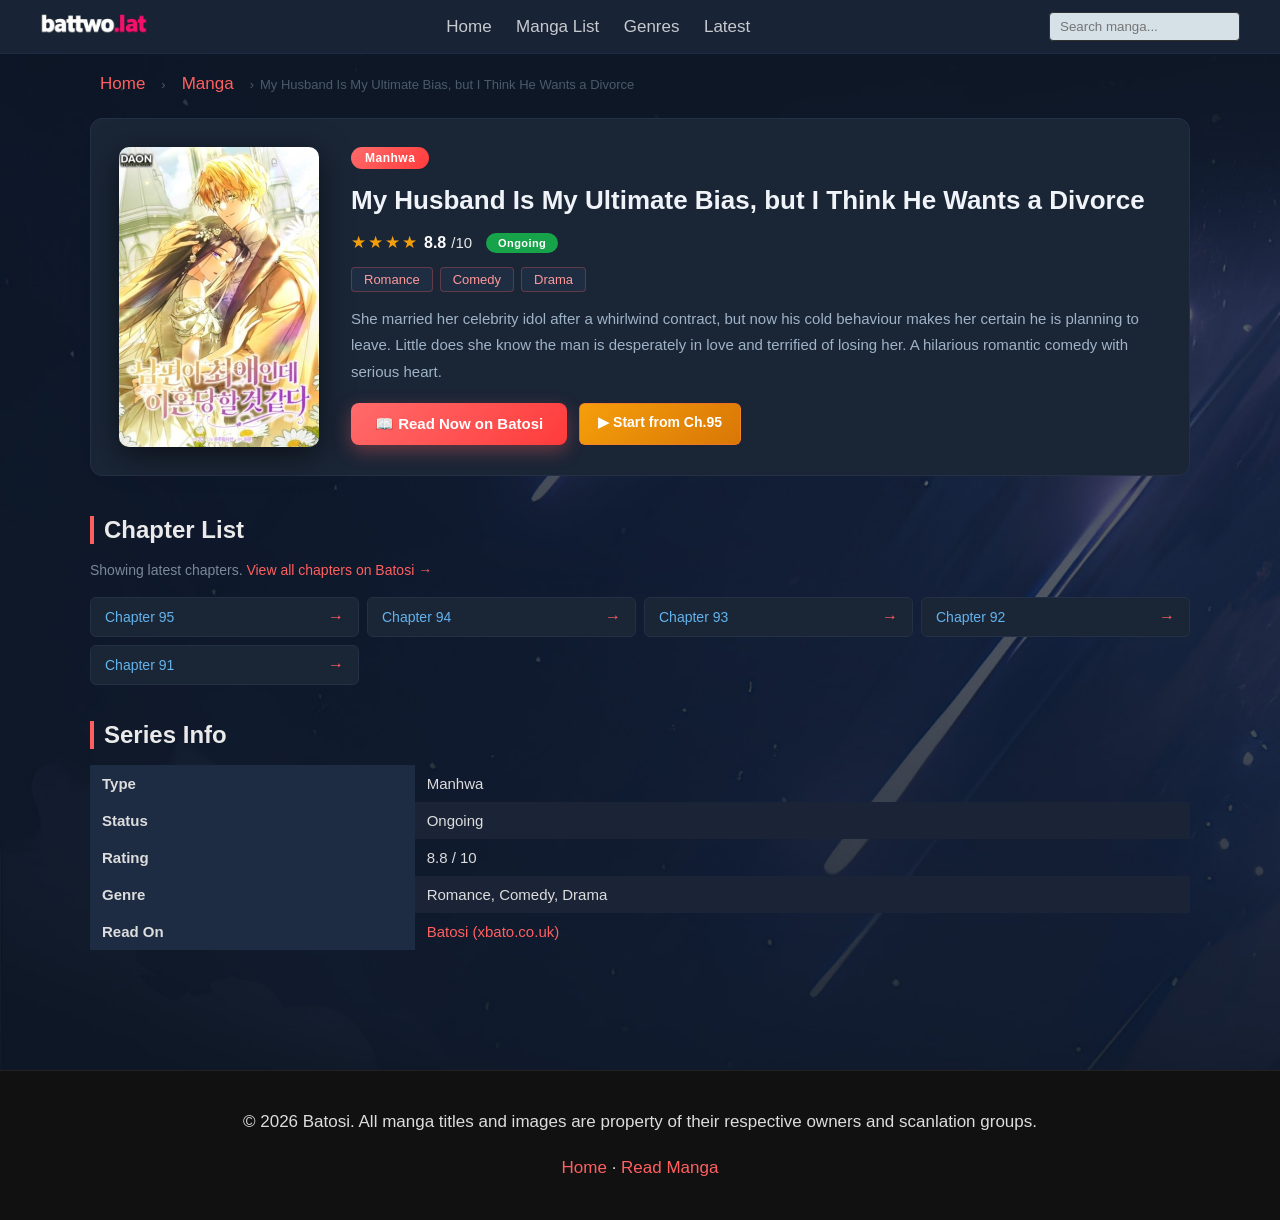
<file: manga/my-husband-is-my-ultimate-bias-but-i-think-he-wants-a-divorce/index.html>
<!DOCTYPE html>
<html lang="en">
<head>
  <!-- Google Tag Manager -->
  <script>(function(w,d,s,l,i){w[l]=w[l]||[];w[l].push({"gtm.start":
  new Date().getTime(),event:"gtm.js"});var f=d.getElementsByTagName(s)[0],
  j=d.createElement(s),dl=l!="dataLayer"?"&l="+l:"";j.async=true;j.src=
  "https://www.googletagmanager.com/gtm.js?id="+i+dl;f.parentNode.insertBefore(j,f);
  })(window,document,"script","dataLayer","GTM-PS7WPWWZ");</script>
  <!-- End Google Tag Manager -->
  <meta charset="UTF-8">
  <meta name="viewport" content="width=device-width, initial-scale=1.0">
  <title>My Husband Is My Ultimate Bias, but I Think He Wants a Divorce - Read Manhwa Online Free | Batosi</title>
  <meta name="description" content="Read My Husband Is My Ultimate Bias, but I Think He Wants a Divorce online free on Batosi. She married her celebrity idol after a whirlwind contract, but now his cold behaviour makes her certain he is planning to leave. L...">
  <meta name="keywords" content="My Husband Is My Ultimate Bias, but I Think He Wants a Divorce, Manhwa read online, batosi, xbato, bato.to, free manga">
  <meta name="robots" content="index, follow">
  <link rel="canonical" href="https://bato1.co.uk/manga/my-husband-is-my-ultimate-bias-but-i-think-he-wants-a-divorce/">
  <link rel="icon" href="../../assets/icon.png">
  <meta property="og:type" content="article">
  <meta property="og:site_name" content="Batosi">
  <meta property="og:title" content="My Husband Is My Ultimate Bias, but I Think He Wants a Divorce - Read Free on Batosi">
  <meta property="og:description" content="She married her celebrity idol after a whirlwind contract, but now his cold behaviour makes her certain he is planning to leave. Little does she know the man is">
  <meta property="og:image" content="https://bato1.co.uk/assets/popular4.jpg">
  <meta property="og:url" content="https://bato1.co.uk/manga/my-husband-is-my-ultimate-bias-but-i-think-he-wants-a-divorce/">
  <meta name="twitter:card" content="summary_large_image">
  <meta name="twitter:title" content="My Husband Is My Ultimate Bias, but I Think He Wants a Divorce - Read Free on Batosi">
  <meta name="twitter:image" content="https://bato1.co.uk/assets/popular4.jpg">
  <link href="https://fonts.googleapis.com/css2?family=Inter:wght@300;400;600;700&amp;display=swap" rel="stylesheet">
  <link rel="stylesheet" href="../../style.css">
  <link rel="stylesheet" href="../../manga-page.css">
</head>
<body>
  <noscript><iframe src="https://www.googletagmanager.com/ns.html?id=GTM-PS7WPWWZ" height="0" width="0" style="display:none;visibility:hidden"></iframe></noscript>
<header>
<div class="header">
  <div class="logo"><a href="../../"><img src="../../assets/logo.png" alt="Batosi"></a></div>
  <nav>
    <a href="../../">Home</a>
    <a href="https://xbato.co.uk/" target="_blank">Manga List</a>
    <a href="https://xbato.co.uk/" target="_blank">Genres</a>
    <a href="https://xbato.co.uk/" target="_blank">Latest</a>
  </nav>
  <div class="search"><form action="https://xbato.co.uk/" target="_blank" method="GET" autocomplete="off"><input type="text" placeholder="Search manga..." name="keyword"></form></div>
</div>
</header>
<div class="manga-page-wrap">
  <nav class="breadcrumb"><a href="../../">Home</a> <span>&#8250;</span> <a href="https://xbato.co.uk/" target="_blank">Manga</a> <span>&#8250;</span> <span>My Husband Is My Ultimate Bias, but I Think He Wants a Divorce</span></nav>
  <div class="manga-hero">
    <div class="manga-hero-cover">
      <img src="../../assets/popular4.jpg" alt="My Husband Is My Ultimate Bias, but I Think He Wants a Divorce cover" class="cover-img">
    </div>
    <div class="manga-hero-info">
      <span class="type-badge">Manhwa</span>
      <h1 class="manga-title">My Husband Is My Ultimate Bias, but I Think He Wants a Divorce</h1>
      <div class="manga-meta-row">
        <span class="manga-rating"><span class="stars">★★★★</span> <strong>8.8</strong>/10</span>
        <span class="status-badge status-ongoing">Ongoing</span>
      </div>
      <div class="manga-genres">
          <span class="genre-tag">Romance</span>
          <span class="genre-tag">Comedy</span>
          <span class="genre-tag">Drama</span>
      </div>
      <p class="manga-synopsis">She married her celebrity idol after a whirlwind contract, but now his cold behaviour makes her certain he is planning to leave. Little does she know the man is desperately in love and terrified of losing her. A hilarious romantic comedy with serious heart.</p>
      <div class="manga-cta">
        <a href="https://xbato.co.uk/manga/my-husband-is-my-ultimate-bias-but-i-think-he-wants-a-divorce" target="_blank" class="btn-primary btn-read">&#128214; Read Now on Batosi</a>
        <a href="https://xbato.co.uk/manga/my-husband-is-my-ultimate-bias-but-i-think-he-wants-a-divorce/95" target="_blank" class="btn-secondary">&#9654; Start from Ch.95</a>
      </div>
    </div>
  </div>
  <section class="chapters-section">
    <h2 class="section-title">Chapter List</h2>
    <p class="chapters-note">Showing latest chapters. <a href="https://xbato.co.uk/manga/my-husband-is-my-ultimate-bias-but-i-think-he-wants-a-divorce" target="_blank">View all chapters on Batosi &#8594;</a></p>
    <ul class="chapter-list-page">
      <li><a href="https://xbato.co.uk/manga/my-husband-is-my-ultimate-bias-but-i-think-he-wants-a-divorce/95" target="_blank" class="chapter-link">Chapter 95 <span class="ch-arrow">&#8594;</span></a></li>
      <li><a href="https://xbato.co.uk/manga/my-husband-is-my-ultimate-bias-but-i-think-he-wants-a-divorce/94" target="_blank" class="chapter-link">Chapter 94 <span class="ch-arrow">&#8594;</span></a></li>
      <li><a href="https://xbato.co.uk/manga/my-husband-is-my-ultimate-bias-but-i-think-he-wants-a-divorce/93" target="_blank" class="chapter-link">Chapter 93 <span class="ch-arrow">&#8594;</span></a></li>
      <li><a href="https://xbato.co.uk/manga/my-husband-is-my-ultimate-bias-but-i-think-he-wants-a-divorce/92" target="_blank" class="chapter-link">Chapter 92 <span class="ch-arrow">&#8594;</span></a></li>
      <li><a href="https://xbato.co.uk/manga/my-husband-is-my-ultimate-bias-but-i-think-he-wants-a-divorce/91" target="_blank" class="chapter-link">Chapter 91 <span class="ch-arrow">&#8594;</span></a></li>
    </ul>
  </section>
  <section class="info-section">
    <h2 class="section-title">Series Info</h2>
    <table><tbody>
      <tr><th>Type</th><td>Manhwa</td></tr>
      <tr><th>Status</th><td>Ongoing</td></tr>
      <tr><th>Rating</th><td>8.8 / 10</td></tr>
      <tr><th>Genre</th><td>Romance, Comedy, Drama</td></tr>
      <tr><th>Read On</th><td><a href="https://xbato.co.uk/manga/my-husband-is-my-ultimate-bias-but-i-think-he-wants-a-divorce" target="_blank">Batosi (xbato.co.uk)</a></td></tr>
    </tbody></table>
  </section>
</div>
<footer>
  <p>&copy; 2026 Batosi. All manga titles and images are property of their respective owners and scanlation groups.</p>
  <p><a href="../../">Home</a> &middot; <a href="https://xbato.co.uk/" target="_blank">Read Manga</a></p>
</footer>
</body>
</html>
</file>
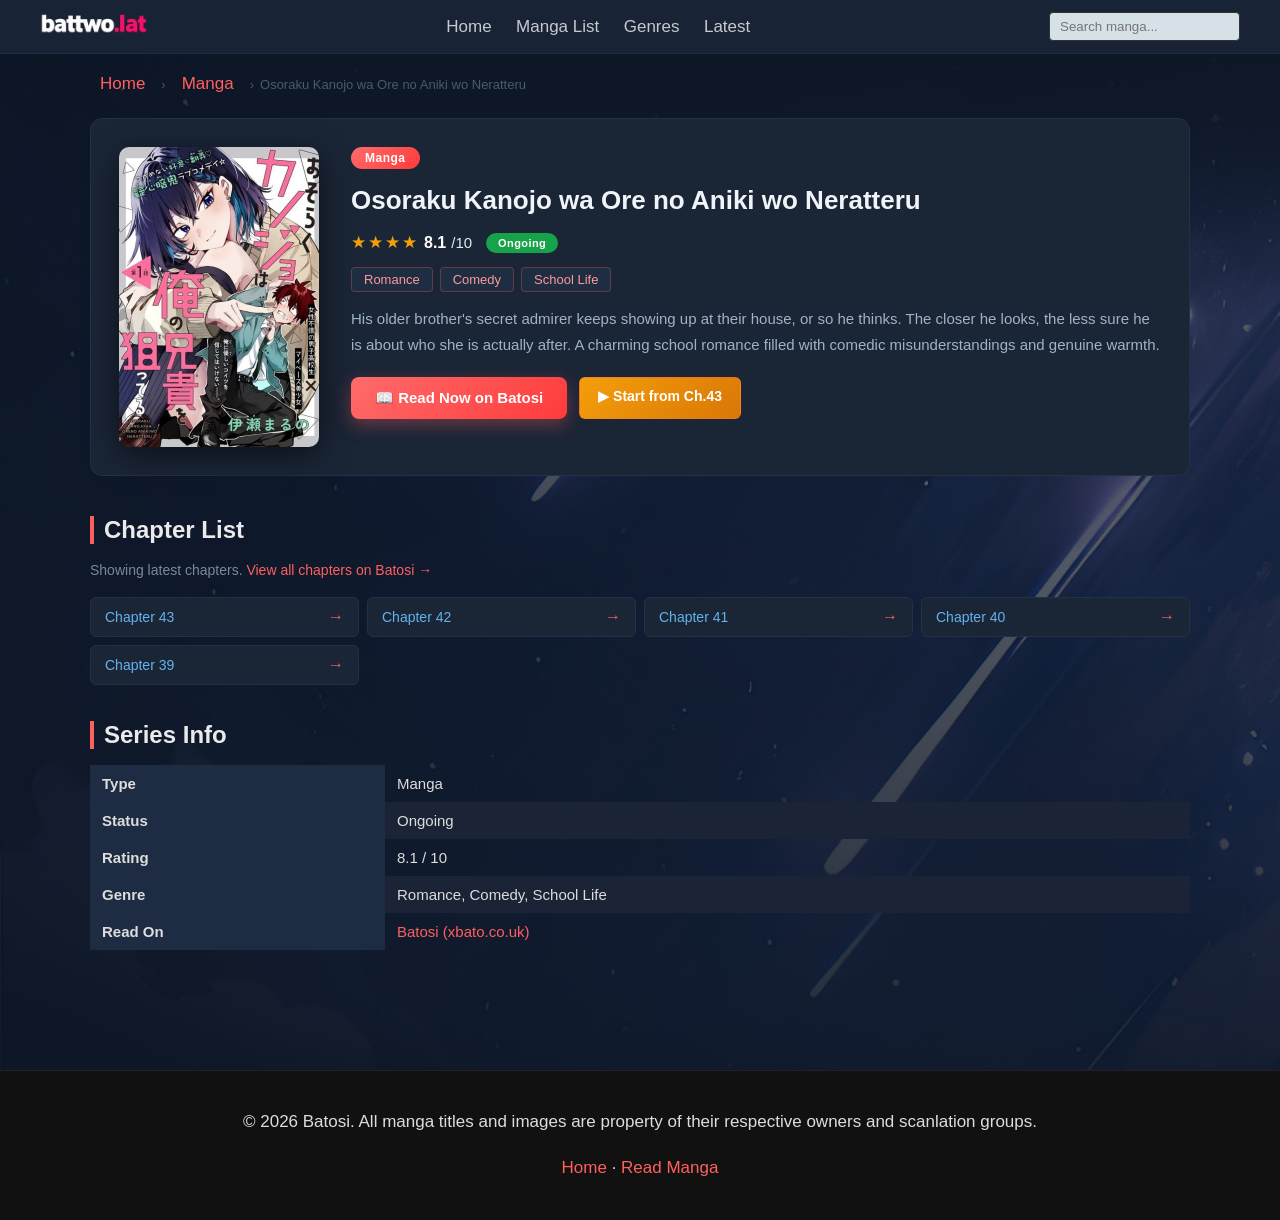
<file: manga/osoraku-kanojo-wa-ore-no-aniki-wo-neratteru/index.html>
<!DOCTYPE html>
<html lang="en">
<head>
  <!-- Google Tag Manager -->
  <script>(function(w,d,s,l,i){w[l]=w[l]||[];w[l].push({"gtm.start":
  new Date().getTime(),event:"gtm.js"});var f=d.getElementsByTagName(s)[0],
  j=d.createElement(s),dl=l!="dataLayer"?"&l="+l:"";j.async=true;j.src=
  "https://www.googletagmanager.com/gtm.js?id="+i+dl;f.parentNode.insertBefore(j,f);
  })(window,document,"script","dataLayer","GTM-PS7WPWWZ");</script>
  <!-- End Google Tag Manager -->
  <meta charset="UTF-8">
  <meta name="viewport" content="width=device-width, initial-scale=1.0">
  <title>Osoraku Kanojo wa Ore no Aniki wo Neratteru - Read Manga Online Free | Batosi</title>
  <meta name="description" content="Read Osoraku Kanojo wa Ore no Aniki wo Neratteru online free on Batosi. His older brother's secret admirer keeps showing up at their house, or so he thinks. The closer he looks, the less sure he is abou...">
  <meta name="keywords" content="Osoraku Kanojo wa Ore no Aniki wo Neratteru, Manga read online, batosi, xbato, bato.to, free manga">
  <meta name="robots" content="index, follow">
  <link rel="canonical" href="https://bato1.co.uk/manga/osoraku-kanojo-wa-ore-no-aniki-wo-neratteru/">
  <link rel="icon" href="../../assets/icon.png">
  <meta property="og:type" content="article">
  <meta property="og:site_name" content="Batosi">
  <meta property="og:title" content="Osoraku Kanojo wa Ore no Aniki wo Neratteru - Read Free on Batosi">
  <meta property="og:description" content="His older brother's secret admirer keeps showing up at their house, or so he thinks. The closer he looks, the less sure he is about who she is actually after. A">
  <meta property="og:image" content="https://bato1.co.uk/assets/popular6.jpg">
  <meta property="og:url" content="https://bato1.co.uk/manga/osoraku-kanojo-wa-ore-no-aniki-wo-neratteru/">
  <meta name="twitter:card" content="summary_large_image">
  <meta name="twitter:title" content="Osoraku Kanojo wa Ore no Aniki wo Neratteru - Read Free on Batosi">
  <meta name="twitter:image" content="https://bato1.co.uk/assets/popular6.jpg">
  <link href="https://fonts.googleapis.com/css2?family=Inter:wght@300;400;600;700&amp;display=swap" rel="stylesheet">
  <link rel="stylesheet" href="../../style.css">
  <link rel="stylesheet" href="../../manga-page.css">
</head>
<body>
  <noscript><iframe src="https://www.googletagmanager.com/ns.html?id=GTM-PS7WPWWZ" height="0" width="0" style="display:none;visibility:hidden"></iframe></noscript>
<header>
<div class="header">
  <div class="logo"><a href="../../"><img src="../../assets/logo.png" alt="Batosi"></a></div>
  <nav>
    <a href="../../">Home</a>
    <a href="https://xbato.co.uk/" target="_blank">Manga List</a>
    <a href="https://xbato.co.uk/" target="_blank">Genres</a>
    <a href="https://xbato.co.uk/" target="_blank">Latest</a>
  </nav>
  <div class="search"><form action="https://xbato.co.uk/" target="_blank" method="GET" autocomplete="off"><input type="text" placeholder="Search manga..." name="keyword"></form></div>
</div>
</header>
<div class="manga-page-wrap">
  <nav class="breadcrumb"><a href="../../">Home</a> <span>&#8250;</span> <a href="https://xbato.co.uk/" target="_blank">Manga</a> <span>&#8250;</span> <span>Osoraku Kanojo wa Ore no Aniki wo Neratteru</span></nav>
  <div class="manga-hero">
    <div class="manga-hero-cover">
      <img src="../../assets/popular6.jpg" alt="Osoraku Kanojo wa Ore no Aniki wo Neratteru cover" class="cover-img">
    </div>
    <div class="manga-hero-info">
      <span class="type-badge">Manga</span>
      <h1 class="manga-title">Osoraku Kanojo wa Ore no Aniki wo Neratteru</h1>
      <div class="manga-meta-row">
        <span class="manga-rating"><span class="stars">★★★★</span> <strong>8.1</strong>/10</span>
        <span class="status-badge status-ongoing">Ongoing</span>
      </div>
      <div class="manga-genres">
          <span class="genre-tag">Romance</span>
          <span class="genre-tag">Comedy</span>
          <span class="genre-tag">School Life</span>
      </div>
      <p class="manga-synopsis">His older brother's secret admirer keeps showing up at their house, or so he thinks. The closer he looks, the less sure he is about who she is actually after. A charming school romance filled with comedic misunderstandings and genuine warmth.</p>
      <div class="manga-cta">
        <a href="https://xbato.co.uk/manga/osoraku-kanojo-wa-ore-no-aniki-wo-neratteru" target="_blank" class="btn-primary btn-read">&#128214; Read Now on Batosi</a>
        <a href="https://xbato.co.uk/manga/osoraku-kanojo-wa-ore-no-aniki-wo-neratteru/43" target="_blank" class="btn-secondary">&#9654; Start from Ch.43</a>
      </div>
    </div>
  </div>
  <section class="chapters-section">
    <h2 class="section-title">Chapter List</h2>
    <p class="chapters-note">Showing latest chapters. <a href="https://xbato.co.uk/manga/osoraku-kanojo-wa-ore-no-aniki-wo-neratteru" target="_blank">View all chapters on Batosi &#8594;</a></p>
    <ul class="chapter-list-page">
      <li><a href="https://xbato.co.uk/manga/osoraku-kanojo-wa-ore-no-aniki-wo-neratteru/43" target="_blank" class="chapter-link">Chapter 43 <span class="ch-arrow">&#8594;</span></a></li>
      <li><a href="https://xbato.co.uk/manga/osoraku-kanojo-wa-ore-no-aniki-wo-neratteru/42" target="_blank" class="chapter-link">Chapter 42 <span class="ch-arrow">&#8594;</span></a></li>
      <li><a href="https://xbato.co.uk/manga/osoraku-kanojo-wa-ore-no-aniki-wo-neratteru/41" target="_blank" class="chapter-link">Chapter 41 <span class="ch-arrow">&#8594;</span></a></li>
      <li><a href="https://xbato.co.uk/manga/osoraku-kanojo-wa-ore-no-aniki-wo-neratteru/40" target="_blank" class="chapter-link">Chapter 40 <span class="ch-arrow">&#8594;</span></a></li>
      <li><a href="https://xbato.co.uk/manga/osoraku-kanojo-wa-ore-no-aniki-wo-neratteru/39" target="_blank" class="chapter-link">Chapter 39 <span class="ch-arrow">&#8594;</span></a></li>
    </ul>
  </section>
  <section class="info-section">
    <h2 class="section-title">Series Info</h2>
    <table><tbody>
      <tr><th>Type</th><td>Manga</td></tr>
      <tr><th>Status</th><td>Ongoing</td></tr>
      <tr><th>Rating</th><td>8.1 / 10</td></tr>
      <tr><th>Genre</th><td>Romance, Comedy, School Life</td></tr>
      <tr><th>Read On</th><td><a href="https://xbato.co.uk/manga/osoraku-kanojo-wa-ore-no-aniki-wo-neratteru" target="_blank">Batosi (xbato.co.uk)</a></td></tr>
    </tbody></table>
  </section>
</div>
<footer>
  <p>&copy; 2026 Batosi. All manga titles and images are property of their respective owners and scanlation groups.</p>
  <p><a href="../../">Home</a> &middot; <a href="https://xbato.co.uk/" target="_blank">Read Manga</a></p>
</footer>
</body>
</html>
</file>
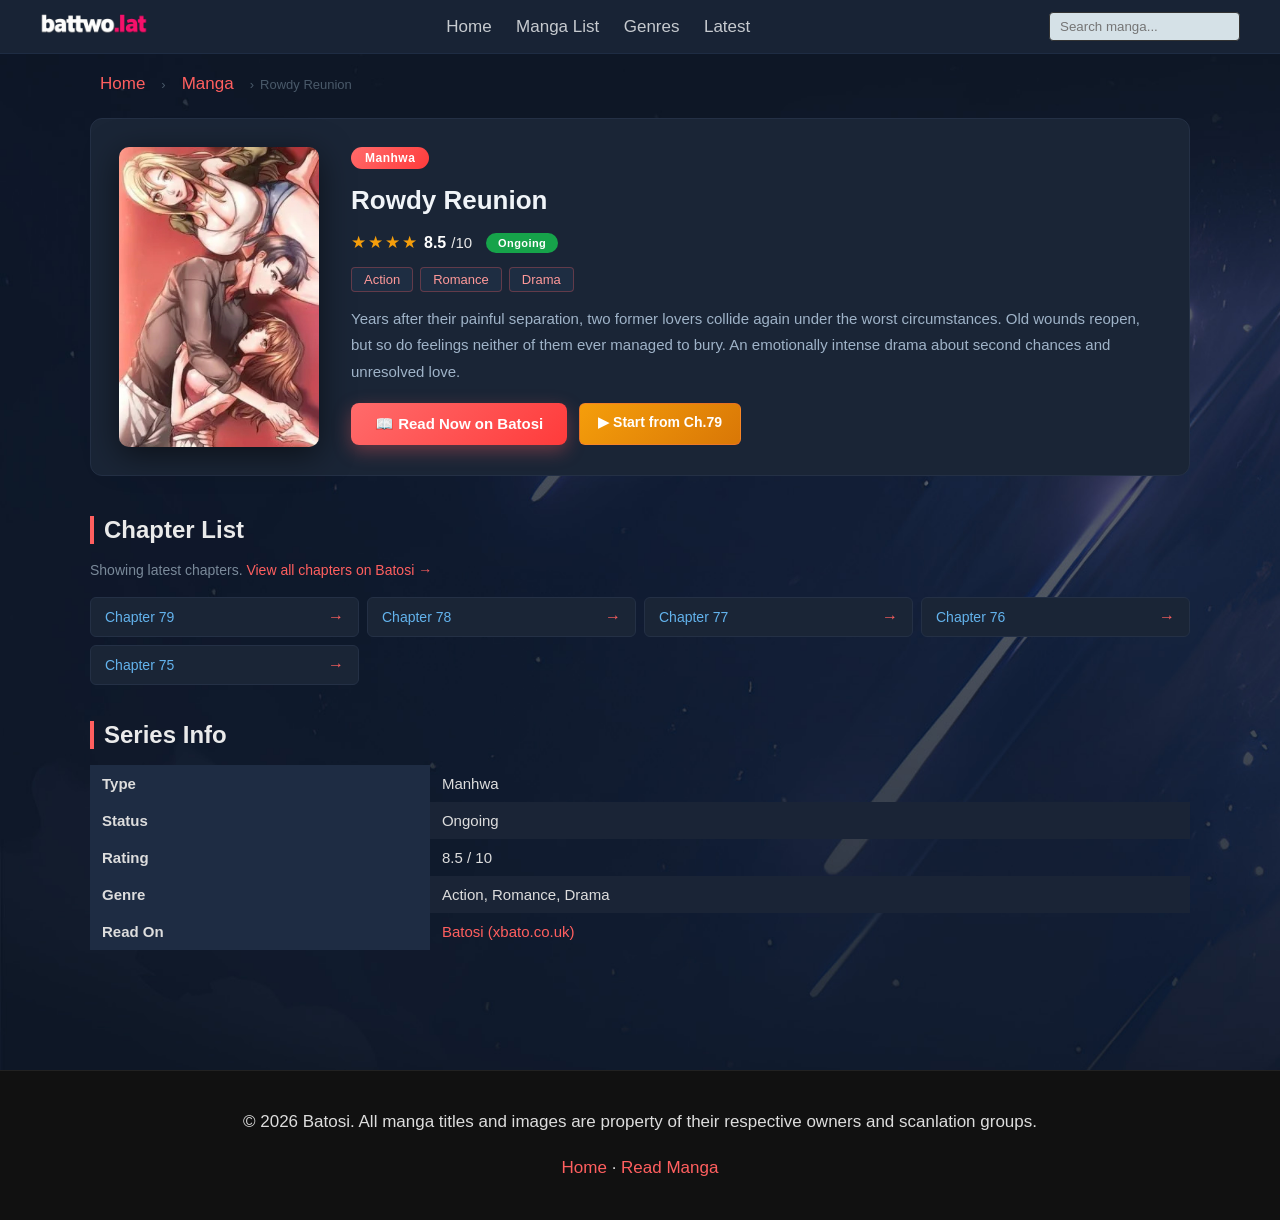
<file: manga/rowdy-reunion/index.html>
<!DOCTYPE html>
<html lang="en">
<head>
  <!-- Google Tag Manager -->
  <script>(function(w,d,s,l,i){w[l]=w[l]||[];w[l].push({"gtm.start":
  new Date().getTime(),event:"gtm.js"});var f=d.getElementsByTagName(s)[0],
  j=d.createElement(s),dl=l!="dataLayer"?"&l="+l:"";j.async=true;j.src=
  "https://www.googletagmanager.com/gtm.js?id="+i+dl;f.parentNode.insertBefore(j,f);
  })(window,document,"script","dataLayer","GTM-PS7WPWWZ");</script>
  <!-- End Google Tag Manager -->
  <meta charset="UTF-8">
  <meta name="viewport" content="width=device-width, initial-scale=1.0">
  <title>Rowdy Reunion - Read Manhwa Online Free | Batosi</title>
  <meta name="description" content="Read Rowdy Reunion online free on Batosi. Years after their painful separation, two former lovers collide again under the worst circumstances. Old wounds reopen, but so do ...">
  <meta name="keywords" content="Rowdy Reunion, Manhwa read online, batosi, xbato, bato.to, free manga">
  <meta name="robots" content="index, follow">
  <link rel="canonical" href="https://bato1.co.uk/manga/rowdy-reunion/">
  <link rel="icon" href="../../assets/icon.png">
  <meta property="og:type" content="article">
  <meta property="og:site_name" content="Batosi">
  <meta property="og:title" content="Rowdy Reunion - Read Free on Batosi">
  <meta property="og:description" content="Years after their painful separation, two former lovers collide again under the worst circumstances. Old wounds reopen, but so do feelings neither of them ever ">
  <meta property="og:image" content="https://bato1.co.uk/assets/viewed1.jpg">
  <meta property="og:url" content="https://bato1.co.uk/manga/rowdy-reunion/">
  <meta name="twitter:card" content="summary_large_image">
  <meta name="twitter:title" content="Rowdy Reunion - Read Free on Batosi">
  <meta name="twitter:image" content="https://bato1.co.uk/assets/viewed1.jpg">
  <link href="https://fonts.googleapis.com/css2?family=Inter:wght@300;400;600;700&amp;display=swap" rel="stylesheet">
  <link rel="stylesheet" href="../../style.css">
  <link rel="stylesheet" href="../../manga-page.css">
</head>
<body>
  <noscript><iframe src="https://www.googletagmanager.com/ns.html?id=GTM-PS7WPWWZ" height="0" width="0" style="display:none;visibility:hidden"></iframe></noscript>
<header>
<div class="header">
  <div class="logo"><a href="../../"><img src="../../assets/logo.png" alt="Batosi"></a></div>
  <nav>
    <a href="../../">Home</a>
    <a href="https://xbato.co.uk/" target="_blank">Manga List</a>
    <a href="https://xbato.co.uk/" target="_blank">Genres</a>
    <a href="https://xbato.co.uk/" target="_blank">Latest</a>
  </nav>
  <div class="search"><form action="https://xbato.co.uk/" target="_blank" method="GET" autocomplete="off"><input type="text" placeholder="Search manga..." name="keyword"></form></div>
</div>
</header>
<div class="manga-page-wrap">
  <nav class="breadcrumb"><a href="../../">Home</a> <span>&#8250;</span> <a href="https://xbato.co.uk/" target="_blank">Manga</a> <span>&#8250;</span> <span>Rowdy Reunion</span></nav>
  <div class="manga-hero">
    <div class="manga-hero-cover">
      <img src="../../assets/viewed1.jpg" alt="Rowdy Reunion cover" class="cover-img">
    </div>
    <div class="manga-hero-info">
      <span class="type-badge">Manhwa</span>
      <h1 class="manga-title">Rowdy Reunion</h1>
      <div class="manga-meta-row">
        <span class="manga-rating"><span class="stars">★★★★</span> <strong>8.5</strong>/10</span>
        <span class="status-badge status-ongoing">Ongoing</span>
      </div>
      <div class="manga-genres">
          <span class="genre-tag">Action</span>
          <span class="genre-tag">Romance</span>
          <span class="genre-tag">Drama</span>
      </div>
      <p class="manga-synopsis">Years after their painful separation, two former lovers collide again under the worst circumstances. Old wounds reopen, but so do feelings neither of them ever managed to bury. An emotionally intense drama about second chances and unresolved love.</p>
      <div class="manga-cta">
        <a href="https://xbato.co.uk/manga/rowdy-reunion" target="_blank" class="btn-primary btn-read">&#128214; Read Now on Batosi</a>
        <a href="https://xbato.co.uk/manga/rowdy-reunion/79" target="_blank" class="btn-secondary">&#9654; Start from Ch.79</a>
      </div>
    </div>
  </div>
  <section class="chapters-section">
    <h2 class="section-title">Chapter List</h2>
    <p class="chapters-note">Showing latest chapters. <a href="https://xbato.co.uk/manga/rowdy-reunion" target="_blank">View all chapters on Batosi &#8594;</a></p>
    <ul class="chapter-list-page">
      <li><a href="https://xbato.co.uk/manga/rowdy-reunion/79" target="_blank" class="chapter-link">Chapter 79 <span class="ch-arrow">&#8594;</span></a></li>
      <li><a href="https://xbato.co.uk/manga/rowdy-reunion/78" target="_blank" class="chapter-link">Chapter 78 <span class="ch-arrow">&#8594;</span></a></li>
      <li><a href="https://xbato.co.uk/manga/rowdy-reunion/77" target="_blank" class="chapter-link">Chapter 77 <span class="ch-arrow">&#8594;</span></a></li>
      <li><a href="https://xbato.co.uk/manga/rowdy-reunion/76" target="_blank" class="chapter-link">Chapter 76 <span class="ch-arrow">&#8594;</span></a></li>
      <li><a href="https://xbato.co.uk/manga/rowdy-reunion/75" target="_blank" class="chapter-link">Chapter 75 <span class="ch-arrow">&#8594;</span></a></li>
    </ul>
  </section>
  <section class="info-section">
    <h2 class="section-title">Series Info</h2>
    <table><tbody>
      <tr><th>Type</th><td>Manhwa</td></tr>
      <tr><th>Status</th><td>Ongoing</td></tr>
      <tr><th>Rating</th><td>8.5 / 10</td></tr>
      <tr><th>Genre</th><td>Action, Romance, Drama</td></tr>
      <tr><th>Read On</th><td><a href="https://xbato.co.uk/manga/rowdy-reunion" target="_blank">Batosi (xbato.co.uk)</a></td></tr>
    </tbody></table>
  </section>
</div>
<footer>
  <p>&copy; 2026 Batosi. All manga titles and images are property of their respective owners and scanlation groups.</p>
  <p><a href="../../">Home</a> &middot; <a href="https://xbato.co.uk/" target="_blank">Read Manga</a></p>
</footer>
</body>
</html>
</file>
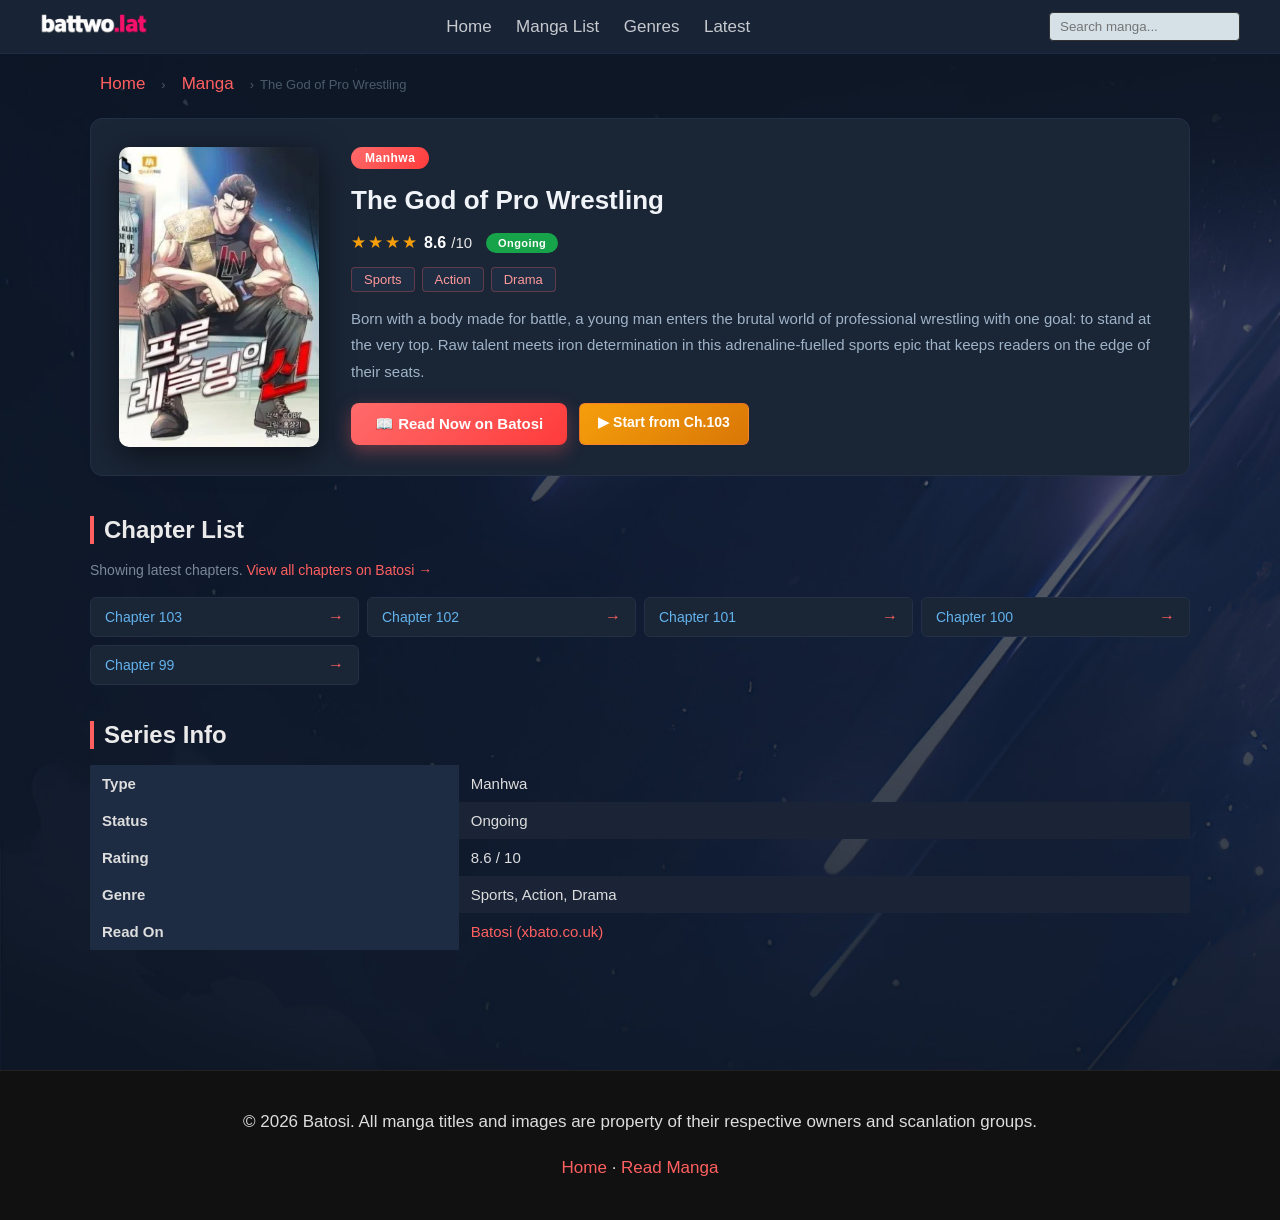
<file: manga/the-god-of-pro-wrestling/index.html>
<!DOCTYPE html>
<html lang="en">
<head>
  <!-- Google Tag Manager -->
  <script>(function(w,d,s,l,i){w[l]=w[l]||[];w[l].push({"gtm.start":
  new Date().getTime(),event:"gtm.js"});var f=d.getElementsByTagName(s)[0],
  j=d.createElement(s),dl=l!="dataLayer"?"&l="+l:"";j.async=true;j.src=
  "https://www.googletagmanager.com/gtm.js?id="+i+dl;f.parentNode.insertBefore(j,f);
  })(window,document,"script","dataLayer","GTM-PS7WPWWZ");</script>
  <!-- End Google Tag Manager -->
  <meta charset="UTF-8">
  <meta name="viewport" content="width=device-width, initial-scale=1.0">
  <title>The God of Pro Wrestling - Read Manhwa Online Free | Batosi</title>
  <meta name="description" content="Read The God of Pro Wrestling online free on Batosi. Born with a body made for battle, a young man enters the brutal world of professional wrestling with one goal: to stand at the ver...">
  <meta name="keywords" content="The God of Pro Wrestling, Manhwa read online, batosi, xbato, bato.to, free manga">
  <meta name="robots" content="index, follow">
  <link rel="canonical" href="https://bato1.co.uk/manga/the-god-of-pro-wrestling/">
  <link rel="icon" href="../../assets/icon.png">
  <meta property="og:type" content="article">
  <meta property="og:site_name" content="Batosi">
  <meta property="og:title" content="The God of Pro Wrestling - Read Free on Batosi">
  <meta property="og:description" content="Born with a body made for battle, a young man enters the brutal world of professional wrestling with one goal: to stand at the very top. Raw talent meets iron d">
  <meta property="og:image" content="https://bato1.co.uk/assets/viewed5.jpg">
  <meta property="og:url" content="https://bato1.co.uk/manga/the-god-of-pro-wrestling/">
  <meta name="twitter:card" content="summary_large_image">
  <meta name="twitter:title" content="The God of Pro Wrestling - Read Free on Batosi">
  <meta name="twitter:image" content="https://bato1.co.uk/assets/viewed5.jpg">
  <link href="https://fonts.googleapis.com/css2?family=Inter:wght@300;400;600;700&amp;display=swap" rel="stylesheet">
  <link rel="stylesheet" href="../../style.css">
  <link rel="stylesheet" href="../../manga-page.css">
</head>
<body>
  <noscript><iframe src="https://www.googletagmanager.com/ns.html?id=GTM-PS7WPWWZ" height="0" width="0" style="display:none;visibility:hidden"></iframe></noscript>
<header>
<div class="header">
  <div class="logo"><a href="../../"><img src="../../assets/logo.png" alt="Batosi"></a></div>
  <nav>
    <a href="../../">Home</a>
    <a href="https://xbato.co.uk/" target="_blank">Manga List</a>
    <a href="https://xbato.co.uk/" target="_blank">Genres</a>
    <a href="https://xbato.co.uk/" target="_blank">Latest</a>
  </nav>
  <div class="search"><form action="https://xbato.co.uk/" target="_blank" method="GET" autocomplete="off"><input type="text" placeholder="Search manga..." name="keyword"></form></div>
</div>
</header>
<div class="manga-page-wrap">
  <nav class="breadcrumb"><a href="../../">Home</a> <span>&#8250;</span> <a href="https://xbato.co.uk/" target="_blank">Manga</a> <span>&#8250;</span> <span>The God of Pro Wrestling</span></nav>
  <div class="manga-hero">
    <div class="manga-hero-cover">
      <img src="../../assets/viewed5.jpg" alt="The God of Pro Wrestling cover" class="cover-img">
    </div>
    <div class="manga-hero-info">
      <span class="type-badge">Manhwa</span>
      <h1 class="manga-title">The God of Pro Wrestling</h1>
      <div class="manga-meta-row">
        <span class="manga-rating"><span class="stars">★★★★</span> <strong>8.6</strong>/10</span>
        <span class="status-badge status-ongoing">Ongoing</span>
      </div>
      <div class="manga-genres">
          <span class="genre-tag">Sports</span>
          <span class="genre-tag">Action</span>
          <span class="genre-tag">Drama</span>
      </div>
      <p class="manga-synopsis">Born with a body made for battle, a young man enters the brutal world of professional wrestling with one goal: to stand at the very top. Raw talent meets iron determination in this adrenaline-fuelled sports epic that keeps readers on the edge of their seats.</p>
      <div class="manga-cta">
        <a href="https://xbato.co.uk/manga/the-god-of-pro-wrestling" target="_blank" class="btn-primary btn-read">&#128214; Read Now on Batosi</a>
        <a href="https://xbato.co.uk/manga/the-god-of-pro-wrestling/103" target="_blank" class="btn-secondary">&#9654; Start from Ch.103</a>
      </div>
    </div>
  </div>
  <section class="chapters-section">
    <h2 class="section-title">Chapter List</h2>
    <p class="chapters-note">Showing latest chapters. <a href="https://xbato.co.uk/manga/the-god-of-pro-wrestling" target="_blank">View all chapters on Batosi &#8594;</a></p>
    <ul class="chapter-list-page">
      <li><a href="https://xbato.co.uk/manga/the-god-of-pro-wrestling/103" target="_blank" class="chapter-link">Chapter 103 <span class="ch-arrow">&#8594;</span></a></li>
      <li><a href="https://xbato.co.uk/manga/the-god-of-pro-wrestling/102" target="_blank" class="chapter-link">Chapter 102 <span class="ch-arrow">&#8594;</span></a></li>
      <li><a href="https://xbato.co.uk/manga/the-god-of-pro-wrestling/101" target="_blank" class="chapter-link">Chapter 101 <span class="ch-arrow">&#8594;</span></a></li>
      <li><a href="https://xbato.co.uk/manga/the-god-of-pro-wrestling/100" target="_blank" class="chapter-link">Chapter 100 <span class="ch-arrow">&#8594;</span></a></li>
      <li><a href="https://xbato.co.uk/manga/the-god-of-pro-wrestling/99" target="_blank" class="chapter-link">Chapter 99 <span class="ch-arrow">&#8594;</span></a></li>
    </ul>
  </section>
  <section class="info-section">
    <h2 class="section-title">Series Info</h2>
    <table><tbody>
      <tr><th>Type</th><td>Manhwa</td></tr>
      <tr><th>Status</th><td>Ongoing</td></tr>
      <tr><th>Rating</th><td>8.6 / 10</td></tr>
      <tr><th>Genre</th><td>Sports, Action, Drama</td></tr>
      <tr><th>Read On</th><td><a href="https://xbato.co.uk/manga/the-god-of-pro-wrestling" target="_blank">Batosi (xbato.co.uk)</a></td></tr>
    </tbody></table>
  </section>
</div>
<footer>
  <p>&copy; 2026 Batosi. All manga titles and images are property of their respective owners and scanlation groups.</p>
  <p><a href="../../">Home</a> &middot; <a href="https://xbato.co.uk/" target="_blank">Read Manga</a></p>
</footer>
</body>
</html>
</file>
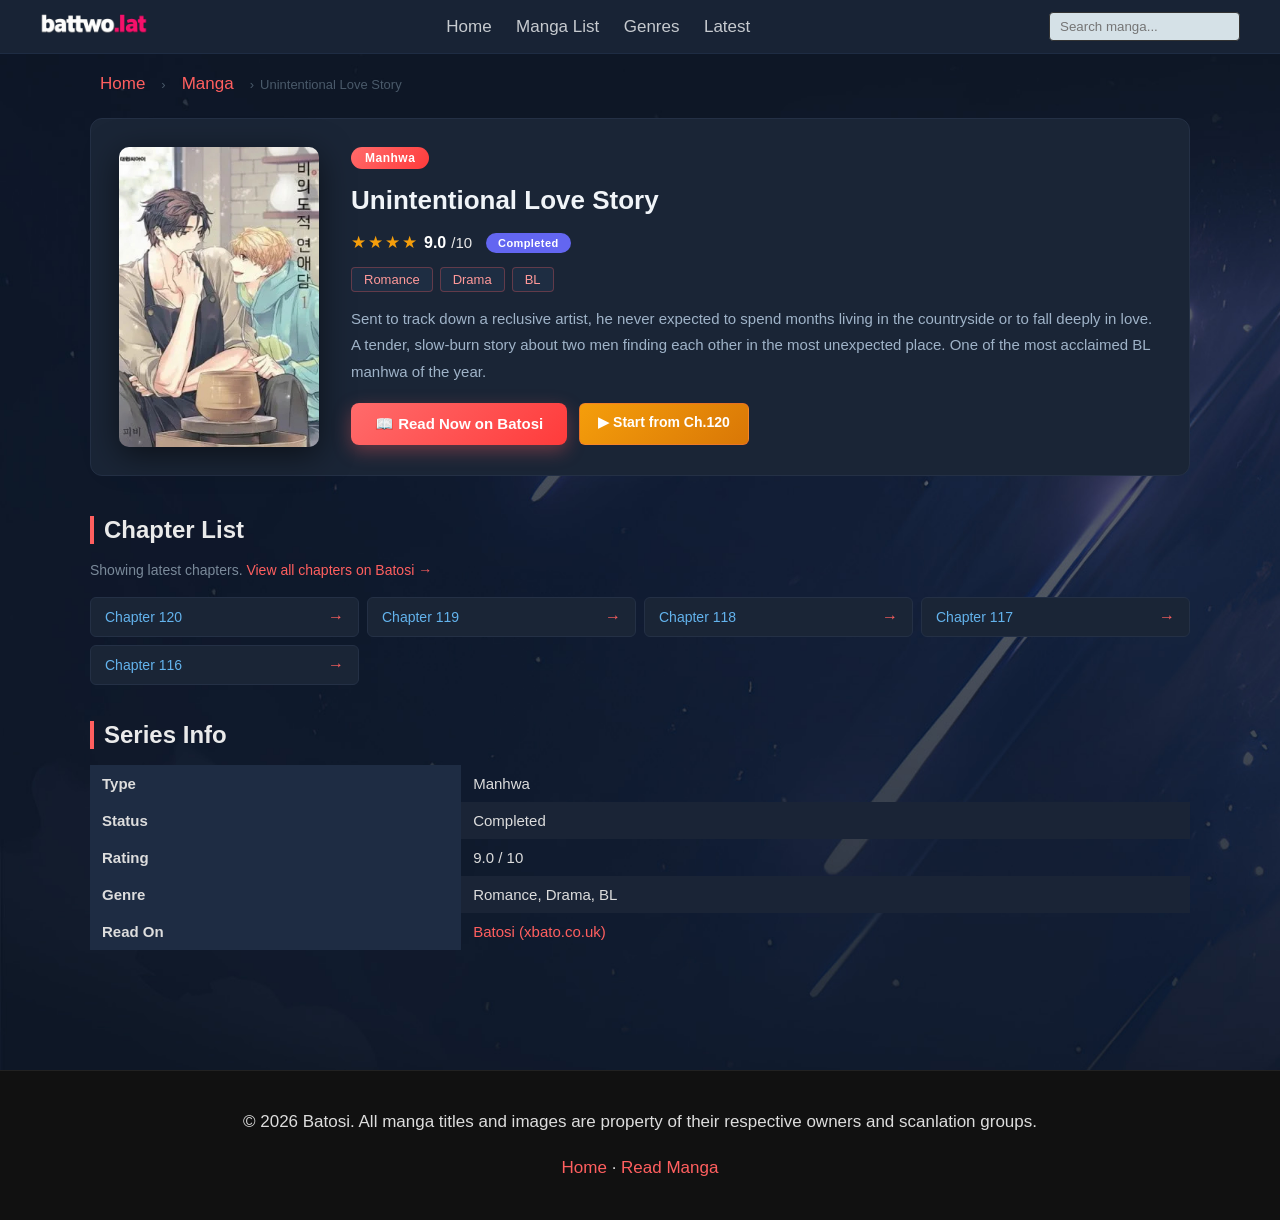
<file: manga/unintentional-love-story/index.html>
<!DOCTYPE html>
<html lang="en">
<head>
  <!-- Google Tag Manager -->
  <script>(function(w,d,s,l,i){w[l]=w[l]||[];w[l].push({"gtm.start":
  new Date().getTime(),event:"gtm.js"});var f=d.getElementsByTagName(s)[0],
  j=d.createElement(s),dl=l!="dataLayer"?"&l="+l:"";j.async=true;j.src=
  "https://www.googletagmanager.com/gtm.js?id="+i+dl;f.parentNode.insertBefore(j,f);
  })(window,document,"script","dataLayer","GTM-PS7WPWWZ");</script>
  <!-- End Google Tag Manager -->
  <meta charset="UTF-8">
  <meta name="viewport" content="width=device-width, initial-scale=1.0">
  <title>Unintentional Love Story - Read Manhwa Online Free | Batosi</title>
  <meta name="description" content="Read Unintentional Love Story online free on Batosi. Sent to track down a reclusive artist, he never expected to spend months living in the countryside or to fall deeply in love. A te...">
  <meta name="keywords" content="Unintentional Love Story, Manhwa read online, batosi, xbato, bato.to, free manga">
  <meta name="robots" content="index, follow">
  <link rel="canonical" href="https://bato1.co.uk/manga/unintentional-love-story/">
  <link rel="icon" href="../../assets/icon.png">
  <meta property="og:type" content="article">
  <meta property="og:site_name" content="Batosi">
  <meta property="og:title" content="Unintentional Love Story - Read Free on Batosi">
  <meta property="og:description" content="Sent to track down a reclusive artist, he never expected to spend months living in the countryside or to fall deeply in love. A tender, slow-burn story about tw">
  <meta property="og:image" content="https://bato1.co.uk/assets/viewed4.jpg">
  <meta property="og:url" content="https://bato1.co.uk/manga/unintentional-love-story/">
  <meta name="twitter:card" content="summary_large_image">
  <meta name="twitter:title" content="Unintentional Love Story - Read Free on Batosi">
  <meta name="twitter:image" content="https://bato1.co.uk/assets/viewed4.jpg">
  <link href="https://fonts.googleapis.com/css2?family=Inter:wght@300;400;600;700&amp;display=swap" rel="stylesheet">
  <link rel="stylesheet" href="../../style.css">
  <link rel="stylesheet" href="../../manga-page.css">
</head>
<body>
  <noscript><iframe src="https://www.googletagmanager.com/ns.html?id=GTM-PS7WPWWZ" height="0" width="0" style="display:none;visibility:hidden"></iframe></noscript>
<header>
<div class="header">
  <div class="logo"><a href="../../"><img src="../../assets/logo.png" alt="Batosi"></a></div>
  <nav>
    <a href="../../">Home</a>
    <a href="https://xbato.co.uk/" target="_blank">Manga List</a>
    <a href="https://xbato.co.uk/" target="_blank">Genres</a>
    <a href="https://xbato.co.uk/" target="_blank">Latest</a>
  </nav>
  <div class="search"><form action="https://xbato.co.uk/" target="_blank" method="GET" autocomplete="off"><input type="text" placeholder="Search manga..." name="keyword"></form></div>
</div>
</header>
<div class="manga-page-wrap">
  <nav class="breadcrumb"><a href="../../">Home</a> <span>&#8250;</span> <a href="https://xbato.co.uk/" target="_blank">Manga</a> <span>&#8250;</span> <span>Unintentional Love Story</span></nav>
  <div class="manga-hero">
    <div class="manga-hero-cover">
      <img src="../../assets/viewed4.jpg" alt="Unintentional Love Story cover" class="cover-img">
    </div>
    <div class="manga-hero-info">
      <span class="type-badge">Manhwa</span>
      <h1 class="manga-title">Unintentional Love Story</h1>
      <div class="manga-meta-row">
        <span class="manga-rating"><span class="stars">★★★★</span> <strong>9.0</strong>/10</span>
        <span class="status-badge status-done">Completed</span>
      </div>
      <div class="manga-genres">
          <span class="genre-tag">Romance</span>
          <span class="genre-tag">Drama</span>
          <span class="genre-tag">BL</span>
      </div>
      <p class="manga-synopsis">Sent to track down a reclusive artist, he never expected to spend months living in the countryside or to fall deeply in love. A tender, slow-burn story about two men finding each other in the most unexpected place. One of the most acclaimed BL manhwa of the year.</p>
      <div class="manga-cta">
        <a href="https://xbato.co.uk/manga/unintentional-love-story" target="_blank" class="btn-primary btn-read">&#128214; Read Now on Batosi</a>
        <a href="https://xbato.co.uk/manga/unintentional-love-story/120" target="_blank" class="btn-secondary">&#9654; Start from Ch.120</a>
      </div>
    </div>
  </div>
  <section class="chapters-section">
    <h2 class="section-title">Chapter List</h2>
    <p class="chapters-note">Showing latest chapters. <a href="https://xbato.co.uk/manga/unintentional-love-story" target="_blank">View all chapters on Batosi &#8594;</a></p>
    <ul class="chapter-list-page">
      <li><a href="https://xbato.co.uk/manga/unintentional-love-story/120" target="_blank" class="chapter-link">Chapter 120 <span class="ch-arrow">&#8594;</span></a></li>
      <li><a href="https://xbato.co.uk/manga/unintentional-love-story/119" target="_blank" class="chapter-link">Chapter 119 <span class="ch-arrow">&#8594;</span></a></li>
      <li><a href="https://xbato.co.uk/manga/unintentional-love-story/118" target="_blank" class="chapter-link">Chapter 118 <span class="ch-arrow">&#8594;</span></a></li>
      <li><a href="https://xbato.co.uk/manga/unintentional-love-story/117" target="_blank" class="chapter-link">Chapter 117 <span class="ch-arrow">&#8594;</span></a></li>
      <li><a href="https://xbato.co.uk/manga/unintentional-love-story/116" target="_blank" class="chapter-link">Chapter 116 <span class="ch-arrow">&#8594;</span></a></li>
    </ul>
  </section>
  <section class="info-section">
    <h2 class="section-title">Series Info</h2>
    <table><tbody>
      <tr><th>Type</th><td>Manhwa</td></tr>
      <tr><th>Status</th><td>Completed</td></tr>
      <tr><th>Rating</th><td>9.0 / 10</td></tr>
      <tr><th>Genre</th><td>Romance, Drama, BL</td></tr>
      <tr><th>Read On</th><td><a href="https://xbato.co.uk/manga/unintentional-love-story" target="_blank">Batosi (xbato.co.uk)</a></td></tr>
    </tbody></table>
  </section>
</div>
<footer>
  <p>&copy; 2026 Batosi. All manga titles and images are property of their respective owners and scanlation groups.</p>
  <p><a href="../../">Home</a> &middot; <a href="https://xbato.co.uk/" target="_blank">Read Manga</a></p>
</footer>
</body>
</html>
</file>
<file: landing.css>
*{margin:0;padding:0;box-sizing:border-box}html{scroll-behavior:smooth}html,body{font-family:Inter,"Segoe UI",Arial,sans-serif;background:#0d0d0d;color:#f5f5f5;line-height:1.6}a{color:#d4005b;text-decoration:none;transition:color .25s}a:hover{color:#ff5f5f}.header{display:flex;justify-content:space-between;align-items:center;padding:18px 5%;border-bottom:1px solid #1f1f1f;background:#0b0b0b;position:sticky;top:0;z-index:10}.logo img{height:40px;width:auto}.header nav a{margin-left:20px;font-weight:500;color:#eee}.header nav a:hover{color:#ff4040}.nav-toggle{display:none;border:1px solid #333;border-radius:5px;background:#171717;color:#eee;padding:7px 11px}.search-wrap{text-align:center;padding:60px 15px 40px;background:linear-gradient(to bottom,#111,#0d0d0d)}.hero h1{font-size:1.9rem;font-weight:700;margin-bottom:25px}.searchbox{display:flex;justify-content:center;align-items:center;gap:10px;max-width:600px;margin:0 auto 30px}.searchbox input{flex:1;padding:10px 14px;border:1px solid #333;border-radius:6px;background:#1a1a1a;color:#fff}.searchbox input:focus{outline:none;border-color:#d4005b}.searchbox button{padding:10px 20px;background:#d4005b;border:0;border-radius:6px;color:#fff;font-weight:600;cursor:pointer}.searchbox button:hover{background:#ff5555}.badge{display:inline-flex;align-items:center;gap:6px;background:#1a1a1a;color:#d4005b;border:1px solid #2b2b2b;border-radius:999px;padding:8px 16px;font-size:.9rem;font-weight:500;text-transform:uppercase;letter-spacing:.5px}.badge:hover{background:#d4005b;color:#fff}.controls{display:flex;gap:10px;justify-content:center;flex-wrap:wrap;margin:40px auto 20px;padding:0 20px}.controls select,.controls input{background:#1a1a1a;color:#fff;border:1px solid #333;border-radius:6px;padding:10px 12px;min-width:140px}.controls select:focus,.controls input:focus{outline:none;border-color:#d4005b}.grid{display:grid;grid-template-columns:repeat(auto-fill,minmax(180px,1fr));gap:25px;padding:0 5% 60px}.card{background:#141414;border-radius:10px;overflow:hidden;transition:transform .3s,box-shadow .3s}.card img{width:100%;aspect-ratio:2/3;object-fit:cover;display:block}.card:hover{transform:translateY(-5px);box-shadow:0 4px 14px rgba(255,60,60,.25)}.card .meta{padding:10px 12px 16px}.card h4{margin-bottom:4px;font-size:1rem;color:#f5f5f5}.card p{font-size:.85rem;color:#bbb}.empty{grid-column:1/-1;text-align:center;color:#aaa;padding:45px}.social{text-align:center;margin:40px 0;display:flex;justify-content:center;gap:16px}.social a{display:inline-flex;align-items:center;justify-content:center;background:#1a1a1a;border-radius:50%;width:38px;height:38px;color:#d4005b;font-weight:700}.social a:hover{background:#d4005b;color:#fff;transform:scale(1.1)}.about{max-width:900px;margin:0 auto 60px;padding:0 20px}.about section{margin-bottom:34px}.about h2{font-size:1.6rem;color:#d4005b;margin-bottom:20px}.about h3{margin-top:25px;font-size:1.2rem;color:#ff5a5a}.about p{margin-bottom:16px;color:#ddd}.about ul,.about ol{margin:15px 0 20px;padding:0;list-style:none}.about li{margin:7px 0;padding-left:22px;position:relative}.about li:before{content:"◆";position:absolute;left:0;top:2px;color:#d4005b;font-size:11px}.aligncenter{max-width:100%;height:auto;display:block;margin:auto}.table-wrap{overflow-x:auto}table{width:100%;border-collapse:collapse;margin:30px 0;font-size:16px;background:#0f172a;color:#f1f5f9;border-radius:12px;overflow:hidden;box-shadow:0 4px 15px rgba(0,0,0,.4)}th{padding:14px 18px;font-weight:600;text-align:left;color:#fff;background:linear-gradient(90deg,#1e3a8a,#3b82f6)}tr{border-bottom:1px solid rgba(255,255,255,.08)}tr:nth-child(even){background:rgba(255,255,255,.03)}td{padding:14px 18px;color:#e2e8f0}.footer{background:#0a0a0a;border-top:1px solid #1e1e1e;padding:40px 5%;color:#bbb}.footer .cols{display:grid;grid-template-columns:repeat(auto-fit,minmax(160px,1fr));gap:25px}@media(max-width:650px){.header{padding:14px 18px}.nav-toggle{display:block}.header nav{display:none;position:absolute;left:0;right:0;top:69px;padding:12px 18px;background:#0b0b0b;border-bottom:1px solid #222}.header nav.open{display:flex;flex-direction:column}.header nav a{margin:0;padding:9px 0}.search-wrap{padding-top:42px}.hero h1{font-size:1.45rem}.searchbox{align-items:stretch;flex-direction:column}.searchbox button{min-height:43px}.grid{grid-template-columns:repeat(2,minmax(0,1fr));gap:14px;padding:0 18px 40px}.card h4{font-size:.9rem}.card p{font-size:.72rem}.about{padding:0 18px}.about h2{font-size:1.35rem}}
</file>
<file: header-logo.css>
.logo a{display:flex;align-items:center;gap:10px;color:#fff;font-size:22px;font-weight:800;letter-spacing:.12em}.logo a:hover{color:#fff}.logo img{width:40px;height:40px;border-radius:50%;object-fit:cover}.footer .cols,.footer .copyright{text-align:center}.footer .copyright{width:100%}
</file>
<file: style.css>
/* =====================================================
   Batosi – Main Stylesheet
   Host: xbato.co.uk
   ===================================================== */

/* ── Reset & Base ─────────────────────────────────── */
body {
  margin: 0;
  font-family: Arial, Helvetica, sans-serif;
  background: #182335;
  color: #eaeaea;
  background-image: url(./assets/body-bg.webp);
  background-repeat: no-repeat;
  background-size: cover;
}

a {
  color: #ff5f5f;
  text-decoration: none;
}

p {
  line-height: 1.7;
  color: #ddd;
  font-size: 17px;
}

ul {
  color: #ccc;
  font-size: 17px;
}

img.aligncenter {
  display: block;
  margin: auto;
  max-width: 100%;
  height: auto;
}

/* ── Header ───────────────────────────────────────── */
header {
  background: #182335;
  border-bottom: 1px solid #1e2c43;
  padding: 12px 20px;
}

.header {
  display: flex;
  align-items: center;
  justify-content: space-between;
  max-width: 1200px;
  margin: auto;
}

.logo {
  font-size: 22px;
  font-weight: bold;
  color: #ff5f5f;
}

.logo img {
  height: 21px;
}

nav a {
  margin: 0 10px;
  color: #c6cacf;
  font-size: 17px;
}

nav a:hover {
  color: #fff;
}

.search input {
  background: #d5e1e7;
  border: 1px solid #333;
  color: #1a1a1a;
  padding: 6px 10px;
  border-radius: 4px;
}

/* ── Layout ───────────────────────────────────────── */
.container {
  max-width: 1200px;
  margin: auto;
  padding: 20px;
}

/* ── Typography / Sections ────────────────────────── */
.section-title {
  font-size: 24px;
  margin: 25px 0 15px;
  border-left: 4px solid #ff5f5f;
  padding-left: 10px;
}

h1.section-title {
  font-size: 32px;
}

/* ── Manga Grid ───────────────────────────────────── */
.manga-grid {
  display: grid;
  grid-template-columns: repeat(auto-fill, minmax(160px, 1fr));
  gap: 15px;
}

.manga-card {
  background: #161616;
  border-radius: 6px;
  overflow: hidden;
  transition: transform .2s;
}

.manga-card:hover {
  transform: translateY(-4px);
}

.manga-card img {
  width: 100%;
  height: 220px;
  object-fit: cover;
}

.manga-info {
  padding: 10px;
  font-size: 14px;
}

.manga-info strong {
  display: block;
  margin-bottom: 4px;
}

/* ── CTA Buttons ──────────────────────────────────── */
.cta-group {
  display: flex;
  gap: 14px;
  flex-wrap: wrap;
  margin: 20px 0;
}

.btn-primary {
  background: linear-gradient(135deg, #ff6b6b, #ff3b3b);
  color: #fff;
  padding: 12px 22px;
  border-radius: 8px;
  font-size: 14px;
  font-weight: 700;
  box-shadow: 0 6px 18px rgba(255, 95, 95, 0.35);
  transition: all .2s ease;
}

.btn-primary:hover {
  transform: translateY(-2px);
  box-shadow: 0 10px 26px rgba(255, 95, 95, 0.45);
}

.btn-secondary {
  background: linear-gradient(135deg, #f59e0b 0%, #d97706 100%);
  color: #fff;
  padding: 10px 18px;
  border-radius: 6px;
  font-size: 14px;
  border: 1px solid #ff5f5f55;
  font-weight: 600;
  transition: all .2s ease;
}

.btn-secondary:hover {
  transform: translateY(-2px);
  box-shadow: 0 10px 26px rgba(255, 95, 95, 0.45);
}

/* ── Social Bar ───────────────────────────────────── */
.social-bar {
  display: flex;
  flex-wrap: wrap;
  gap: 8px;
  margin: 0 0 22px 0;
}

.social-btn {
  display: flex;
  align-items: center;
  gap: 8px;
  padding: 8px 36px;
  border-radius: 4px;
  font-size: 13px;
  font-weight: 600;
  color: #fff;
}

.social-btn img {
  width: 16px;
  height: 16px;
}

.social-count {
  opacity: .85;
  font-weight: 500;
  font-size: 12px;
}

/* Brand colours */
.sb-facebook  { background: #1877f2; }
.sb-x         { background: #000; }
.sb-messenger { background: #0084ff; }
.sb-reddit    { background: #ff4500; }
.sb-whatsapp  { background: #25d366; }
.sb-telegram  { background: #229ed9; }

.social-btn:hover { opacity: .9; }

/* ShareThis override */
.sharethis-inline-share-buttons { margin: 0; }

/* Hide fallback when ShareThis loads */
.sharethis-loaded .social-fallback { display: none; }

/* ── Footer ───────────────────────────────────────── */
footer {
  background: #111;
  border-top: 1px solid #222;
  margin-top: 40px;
  padding: 20px;
  text-align: center;
  font-size: 13px;
  color: #888;
}

/* ── Table ─────────────────────────────────────────── */
table {
  border-collapse: collapse;
  width: 100%;
  font-size: 15px;
  color: #ddd;
  margin: 16px 0;
}

table th {
  background: #1e2c43;
  padding: 10px 12px;
  text-align: left;
}

table td {
  padding: 8px 12px;
}

table tr:nth-child(even) td {
  background: #1a2436;
}

/* ── Responsive ───────────────────────────────────── */
@media (max-width: 768px) {
  nav { display: none; }
}

@media (max-width: 600px) {
  .cta-group {
    flex-direction: column;
  }

  .btn-primary,
  .btn-secondary {
    width: 100%;
    text-align: center;
    justify-content: center;
  }
}

/* ── Manga Detail Modal ───────────────────────────── */
.manga-card { cursor: pointer; }
.manga-card:focus { outline: 2px solid #ff5f5f; outline-offset: 2px; }

.modal-overlay {
  display: none;
  position: fixed;
  inset: 0;
  background: rgba(0, 0, 0, 0.88);
  z-index: 2000;
  align-items: center;
  justify-content: center;
  padding: 16px;
  backdrop-filter: blur(6px);
  -webkit-backdrop-filter: blur(6px);
}

.modal-overlay.active { display: flex; }

.modal-box {
  background: #1a2536;
  border: 1px solid #2a3a52;
  border-radius: 12px;
  max-width: 860px;
  width: 100%;
  max-height: 90vh;
  overflow-y: auto;
  position: relative;
  box-shadow: 0 24px 64px rgba(0, 0, 0, 0.7);
  animation: modalIn .22s ease;
}

@keyframes modalIn {
  from { opacity: 0; transform: translateY(-24px) scale(.97); }
  to   { opacity: 1; transform: translateY(0) scale(1); }
}

.modal-close-btn {
  position: absolute;
  top: 14px;
  right: 14px;
  background: #ff5f5f;
  border: none;
  color: #fff;
  width: 32px;
  height: 32px;
  border-radius: 50%;
  font-size: 15px;
  line-height: 1;
  cursor: pointer;
  z-index: 10;
  display: flex;
  align-items: center;
  justify-content: center;
  transition: background .15s;
}
.modal-close-btn:hover { background: #e03030; }

.modal-inner {
  display: flex;
  gap: 24px;
  padding: 28px;
}

.modal-left {
  flex: 0 0 175px;
  display: flex;
  flex-direction: column;
  align-items: center;
  gap: 10px;
}

.modal-cover-img {
  width: 100%;
  aspect-ratio: 2 / 3;
  object-fit: cover;
  border-radius: 8px;
  box-shadow: 0 8px 28px rgba(0, 0, 0, 0.55);
}

.modal-type-badge {
  display: inline-block;
  background: linear-gradient(135deg, #ff6b6b, #ff3b3b);
  color: #fff;
  padding: 4px 14px;
  border-radius: 20px;
  font-size: 12px;
  font-weight: 700;
  letter-spacing: .5px;
}

.modal-right {
  flex: 1;
  min-width: 0;
  display: flex;
  flex-direction: column;
  gap: 12px;
}

.modal-title {
  font-size: 19px;
  color: #f0f4f8;
  margin: 0;
  line-height: 1.4;
  padding-right: 36px;
}

.modal-meta-row {
  display: flex;
  align-items: center;
  flex-wrap: wrap;
  gap: 10px;
}

.modal-rating {
  font-size: 14px;
  display: flex;
  align-items: center;
  gap: 4px;
}
.modal-stars { color: #f59e0b; letter-spacing: 1px; }
.modal-rating strong { color: #fff; font-size: 15px; }

.modal-status-badge {
  font-size: 11px;
  font-weight: 700;
  padding: 3px 10px;
  border-radius: 20px;
  letter-spacing: .4px;
}
.status-ongoing { background: #16a34a; color: #fff; }
.status-done    { background: #6366f1; color: #fff; }

.modal-genres {
  display: flex;
  flex-wrap: wrap;
  gap: 6px;
}

.genre-tag {
  background: #1e2d42;
  color: #ff9999;
  border: 1px solid rgba(255, 95, 95, 0.3);
  padding: 3px 10px;
  border-radius: 4px;
  font-size: 12px;
  font-weight: 500;
}

.modal-desc {
  font-size: 14px;
  line-height: 1.75;
  color: #9fb3c8;
  margin: 0;
}

.modal-chapters-title {
  color: #e2e8f0;
  font-size: 13px;
  font-weight: 700;
  margin: 0 0 8px;
  text-transform: uppercase;
  letter-spacing: .6px;
}

.modal-chapter-list {
  list-style: none;
  padding: 0;
  margin: 0;
  display: flex;
  flex-direction: column;
  gap: 5px;
}

.modal-chapter-list li a {
  display: block;
  padding: 7px 12px;
  background: #1e2d42;
  border-radius: 5px;
  color: #63b3ed;
  font-size: 13px;
  transition: background .15s, color .15s;
}
.modal-chapter-list li a:hover { background: #273d58; color: #fff; }

.modal-read-btn {
  display: inline-flex;
  align-items: center;
  gap: 6px;
  margin-top: 4px;
  align-self: flex-start;
  font-size: 14px;
}

@media (max-width: 620px) {
  .modal-inner {
    flex-direction: column;
    padding: 20px 16px 24px;
  }
  .modal-left {
    flex: none;
    flex-direction: row;
    align-items: flex-start;
    gap: 14px;
  }
  .modal-cover-img { width: 110px; }
  .modal-title { font-size: 16px; padding-right: 0; }
}

/* ── Dynamic Manga Browser ────────────────────────── */

/* Genre filter tabs */
.genre-filters {
  display: flex;
  flex-wrap: wrap;
  gap: 8px;
  margin-bottom: 20px;
}

.gf-btn {
  background: #1e2d42;
  border: 1px solid #2a3a52;
  color: #9fb3c8;
  padding: 6px 14px;
  border-radius: 20px;
  font-size: 13px;
  cursor: pointer;
  transition: all .15s;
  font-family: inherit;
}

.gf-btn:hover {
  border-color: #ff5f5f;
  color: #fff;
}

.gf-btn.active {
  background: linear-gradient(135deg, #ff6b6b, #ff3b3b);
  border-color: transparent;
  color: #fff;
  font-weight: 600;
}

/* Loading spinner */
.dg-loading {
  display: flex;
  align-items: center;
  justify-content: center;
  gap: 10px;
  color: #7a8a9a;
  font-size: 14px;
  padding: 40px 0;
  grid-column: 1 / -1;
}

.dg-spinner {
  width: 20px;
  height: 20px;
  border: 2px solid #2a3a52;
  border-top-color: #ff5f5f;
  border-radius: 50%;
  animation: spin .7s linear infinite;
  display: inline-block;
  flex-shrink: 0;
}

@keyframes spin {
  to { transform: rotate(360deg); }
}
</file>
<file: manga-page.css>
/* =====================================================
   Batosi – Manga Detail Page Stylesheet
   ===================================================== */

/* ── Manga Page Wrapper ───────────────────────────── */
.manga-page-wrap {
  max-width: 1100px;
  margin: 0 auto;
  padding: 20px 20px 40px;
}

/* ── Breadcrumb ───────────────────────────────────── */
.breadcrumb {
  font-size: 13px;
  color: #7a8a9a;
  margin-bottom: 24px;
  display: flex;
  align-items: center;
  flex-wrap: wrap;
  gap: 6px;
}
.breadcrumb a { color: #ff5f5f; }
.breadcrumb a:hover { color: #fff; }
.breadcrumb span { color: #4a5a6a; }

/* ── Manga Hero ───────────────────────────────────── */
.manga-hero {
  display: flex;
  gap: 32px;
  margin-bottom: 40px;
  background: #1a2536;
  border: 1px solid #243045;
  border-radius: 12px;
  padding: 28px;
}

.manga-hero-cover {
  flex: 0 0 200px;
}

.cover-img {
  width: 100%;
  aspect-ratio: 2 / 3;
  object-fit: cover;
  border-radius: 10px;
  box-shadow: 0 8px 32px rgba(0, 0, 0, 0.55);
  display: block;
}

.manga-hero-info {
  flex: 1;
  min-width: 0;
  display: flex;
  flex-direction: column;
  gap: 14px;
}

/* ── Type Badge ───────────────────────────────────── */
.type-badge {
  display: inline-block;
  background: linear-gradient(135deg, #ff6b6b, #ff3b3b);
  color: #fff;
  padding: 4px 14px;
  border-radius: 20px;
  font-size: 12px;
  font-weight: 700;
  letter-spacing: .5px;
  align-self: flex-start;
}

/* ── Title ────────────────────────────────────────── */
.manga-title {
  font-size: 26px;
  color: #f0f4f8;
  margin: 0;
  line-height: 1.35;
  font-weight: 700;
}

/* ── Meta Row (rating + status) ───────────────────── */
.manga-meta-row {
  display: flex;
  align-items: center;
  flex-wrap: wrap;
  gap: 14px;
}

.manga-rating {
  font-size: 15px;
  display: flex;
  align-items: center;
  gap: 5px;
}

.stars {
  color: #f59e0b;
  font-size: 17px;
  letter-spacing: 2px;
}

.manga-rating strong {
  color: #fff;
  font-size: 16px;
}

.status-badge {
  font-size: 11px;
  font-weight: 700;
  padding: 4px 12px;
  border-radius: 20px;
  letter-spacing: .4px;
}

.status-ongoing { background: #16a34a; color: #fff; }
.status-done    { background: #6366f1; color: #fff; }

/* ── Genre Tags ───────────────────────────────────── */
.manga-genres {
  display: flex;
  flex-wrap: wrap;
  gap: 7px;
}

.genre-tag {
  background: #1e2d42;
  color: #ff9999;
  border: 1px solid rgba(255, 95, 95, 0.3);
  padding: 4px 12px;
  border-radius: 4px;
  font-size: 13px;
  font-weight: 500;
}

/* ── Synopsis ─────────────────────────────────────── */
.manga-synopsis {
  font-size: 15px;
  line-height: 1.75;
  color: #9fb3c8;
  margin: 0;
}

/* ── CTA Buttons ──────────────────────────────────── */
.manga-cta {
  display: flex;
  gap: 12px;
  flex-wrap: wrap;
  margin-top: 4px;
}

.btn-read {
  font-size: 15px;
  padding: 12px 24px;
}

/* ── Chapter List ─────────────────────────────────── */
.chapters-section {
  margin-bottom: 36px;
}

.chapters-note {
  font-size: 14px;
  color: #7a8a9a;
  margin: 0 0 14px;
}

.chapters-note a {
  color: #ff5f5f;
}

.chapter-list-page {
  list-style: none;
  padding: 0;
  margin: 0;
  display: grid;
  grid-template-columns: repeat(auto-fill, minmax(220px, 1fr));
  gap: 8px;
}

.chapter-link {
  display: flex;
  justify-content: space-between;
  align-items: center;
  padding: 10px 14px;
  background: #1a2536;
  border: 1px solid #243045;
  border-radius: 6px;
  color: #63b3ed;
  font-size: 14px;
  transition: background .15s, border-color .15s, color .15s;
}

.chapter-link:hover {
  background: #243045;
  border-color: #ff5f5f55;
  color: #fff;
}

.ch-arrow {
  color: #ff5f5f;
  font-size: 16px;
}

/* ── Info Table Section ───────────────────────────── */
.info-section {
  margin-bottom: 40px;
}

/* ── Responsive ───────────────────────────────────── */
@media (max-width: 700px) {
  .manga-hero {
    flex-direction: column;
    padding: 20px;
    gap: 20px;
  }

  .manga-hero-cover {
    flex: none;
    width: 140px;
    margin: 0 auto;
  }

  .manga-title { font-size: 20px; }

  .chapter-list-page {
    grid-template-columns: 1fr;
  }
}
</file>
